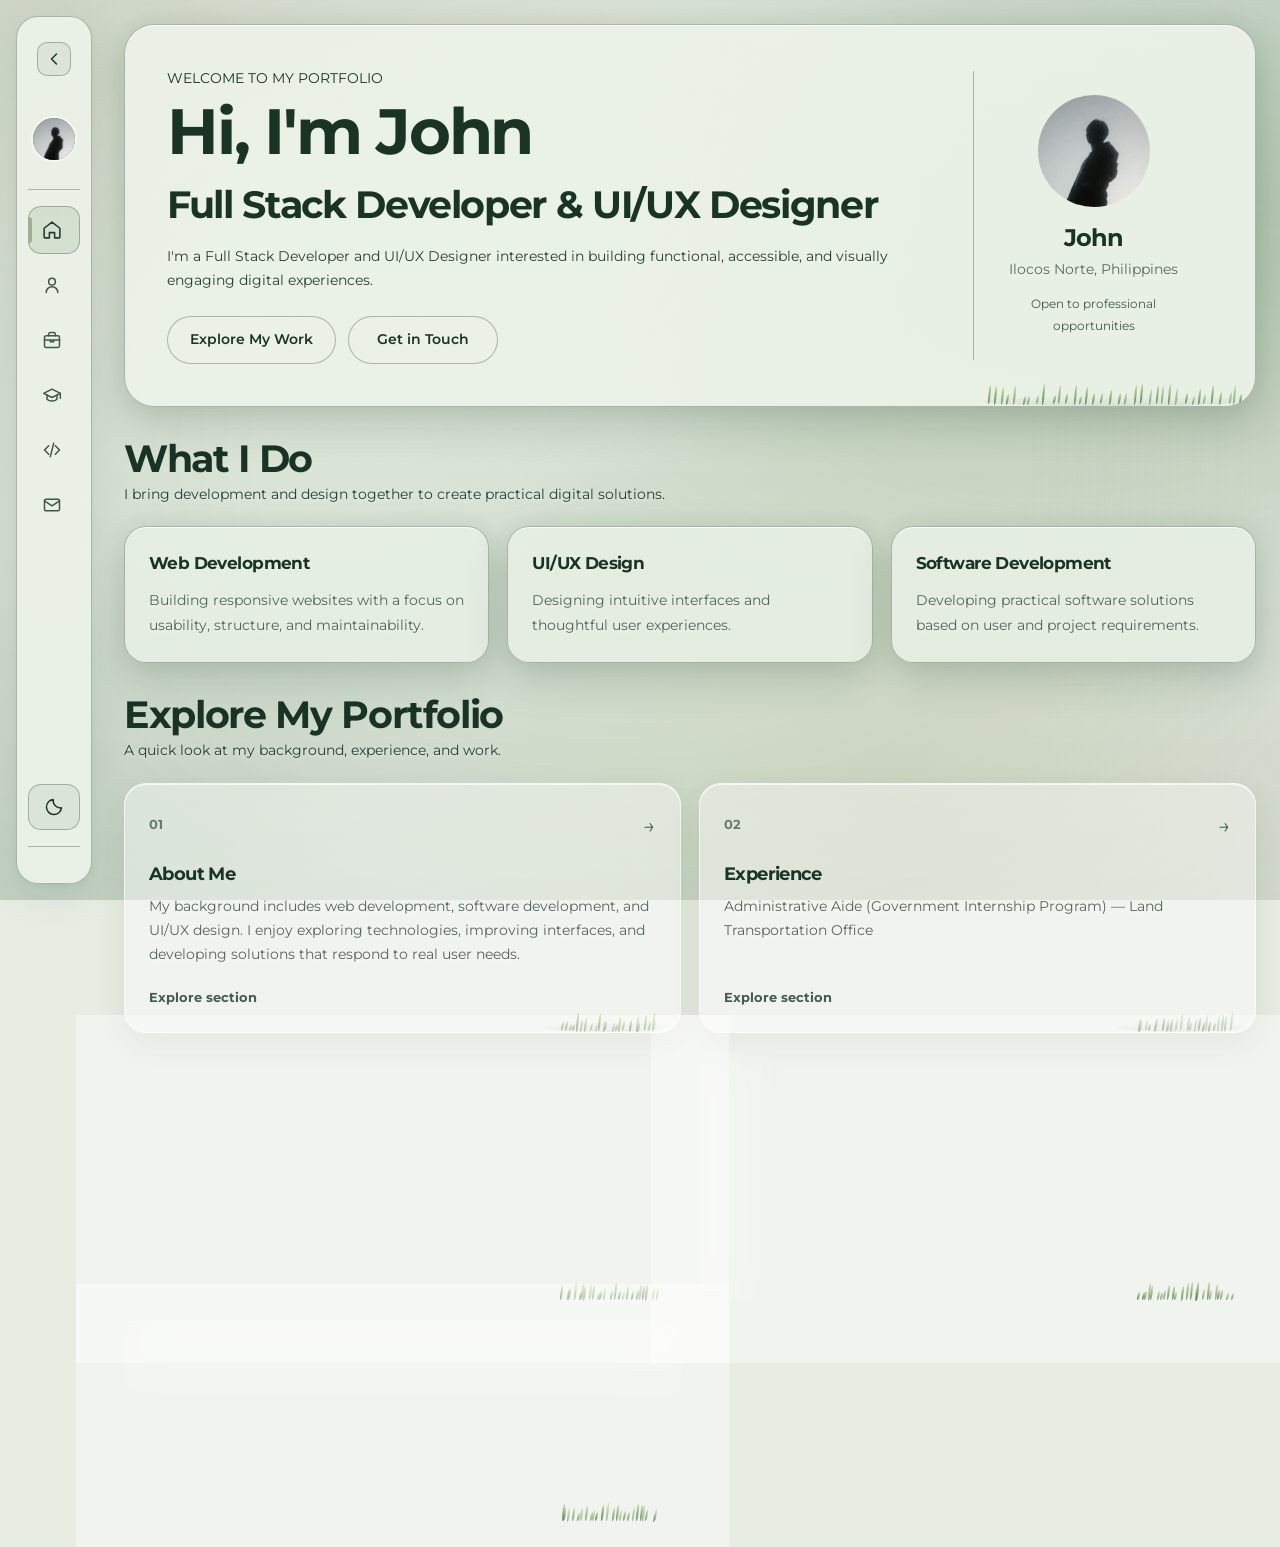
<file: index.html>
<!-- =====================================================
     INDEX.HTML
     GRC_PORTFOLIO — HOME
     ===================================================== -->

<!DOCTYPE html>
<html lang="en">

<head>
    <meta charset="UTF-8">
    <meta name="viewport" content="width=device-width, initial-scale=1.0">

    <meta name="description" content="grc_arc - Personal Developer Portfolio">

    <meta name="theme-color" content="#101A15">

    <title>Home | grc_arc Portfolio</title>

    <link rel="stylesheet" href="css/style.css">
    <link rel="stylesheet" href="css/animations.css">
    <link rel="stylesheet" href="css/responsive.css">
    <link rel="stylesheet" href="css/sidebar.css">
    <link rel="stylesheet" href="css/botanical.css">


    <script src="js/data.js" defer></script>
    <script src="js/theme.js" defer></script>
    <script src="js/navigation.js" defer></script>
    <script src="js/script.js" defer></script>
</head>

<body>

    <div id="app">
        <main id="page-content" class="page-wrapper">

            <!-- Home page content will be implemented later -->

        </main>
    </div>

</body>
</html>
</file>
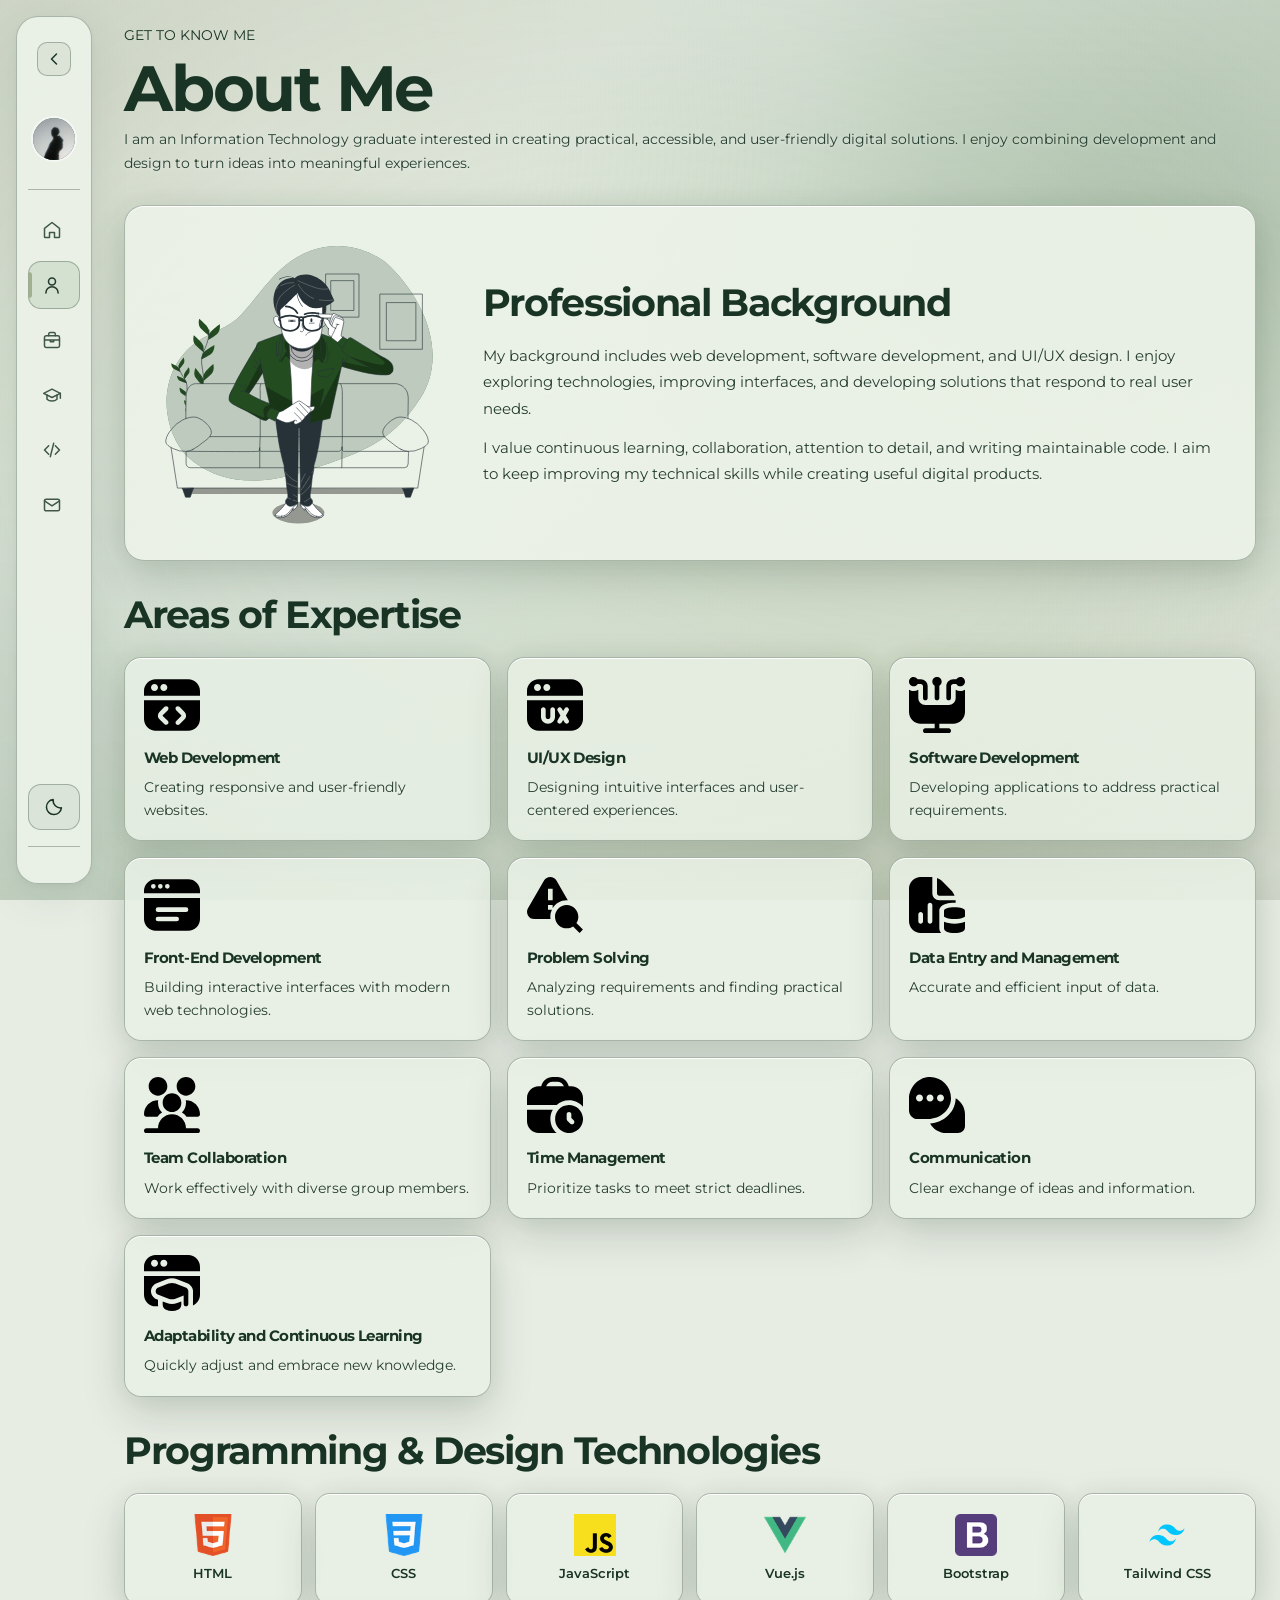
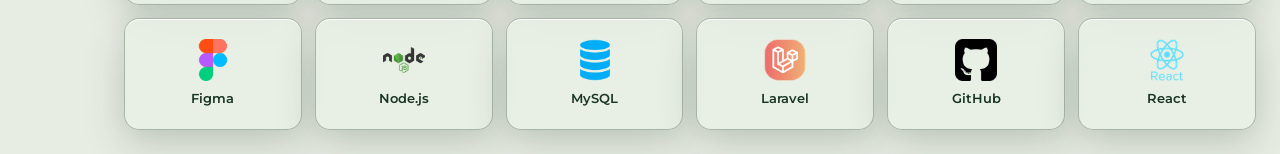
<file: about.html>
<!-- =====================================================
     ABOUT.HTML
     GRC_PORTFOLIO — ABOUT ME
     ===================================================== -->

<!DOCTYPE html>
<html lang="en">

<head>
    <meta charset="UTF-8">
    <meta name="viewport" content="width=device-width, initial-scale=1.0">
    <meta name="description" content="Learn more about grc_arc, a developer and UI/UX designer.">
    <meta name="theme-color" content="#101A15">

    <title>About Me | grc_arc Portfolio</title>

    <link rel="stylesheet" href="css/style.css">
    <link rel="stylesheet" href="css/animations.css">
    <link rel="stylesheet" href="css/responsive.css">
    <link rel="stylesheet" href="css/sidebar.css">
    <link rel="stylesheet" href="css/botanical.css">

    <script src="js/data.js" defer></script>
    <script src="js/theme.js" defer></script>
    <script src="js/navigation.js" defer></script>
    <script src="js/script.js" defer></script>
</head>

<body class="ambient-droplets">

    <div id="app">
        <main id="page-content" class="page-wrapper">

            <!-- About page content will be implemented later -->

        </main>
    </div>

</body>
</html>
</file>
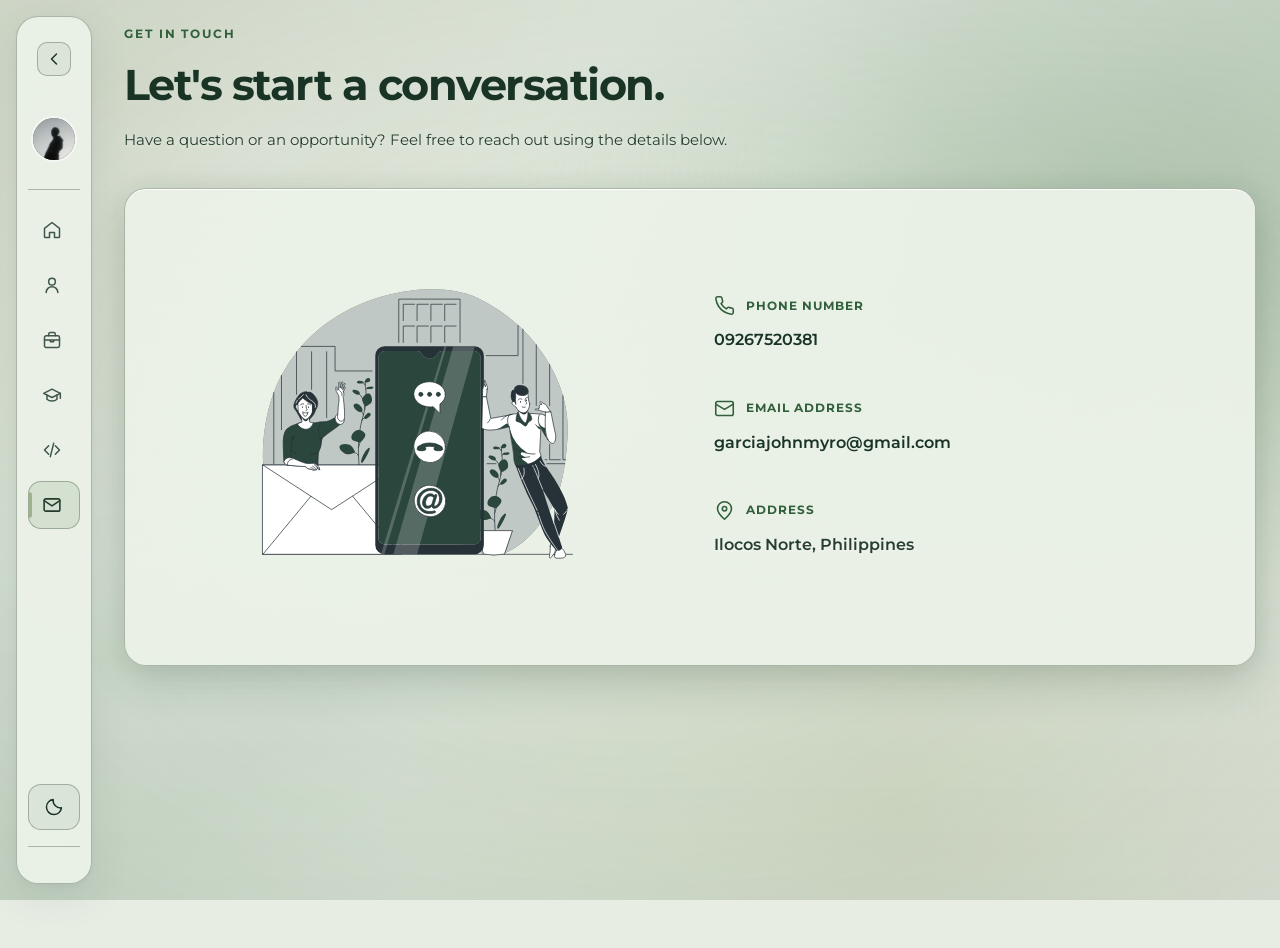
<file: contact.html>
<!-- =====================================================
     CONTACT.HTML
     GRC_PORTFOLIO — CONTACT
     ===================================================== -->

<!DOCTYPE html>
<html lang="en">

<head>
    <meta charset="UTF-8">
    <meta name="viewport" content="width=device-width, initial-scale=1.0">
    <meta name="description" content="Contact grc_arc for professional inquiries and opportunities.">
    <meta name="theme-color" content="#101A15">

    <title>Contact | grc_arc Portfolio</title>

    <link rel="stylesheet" href="css/style.css">
    <link rel="stylesheet" href="css/animations.css">
    <link rel="stylesheet" href="css/responsive.css">
    <link rel="stylesheet" href="css/sidebar.css">
    <link rel="stylesheet" href="css/botanical.css">

    <script src="js/data.js" defer></script>
    <script src="js/theme.js" defer></script>
    <script src="js/navigation.js" defer></script>
    <script src="js/script.js" defer></script>
</head>

<body class="ambient-droplets">

    <div id="app">
        <main id="page-content" class="page-wrapper">

            <!-- Contact content will be implemented later -->

        </main>
    </div>

</body>
</html>
</file>
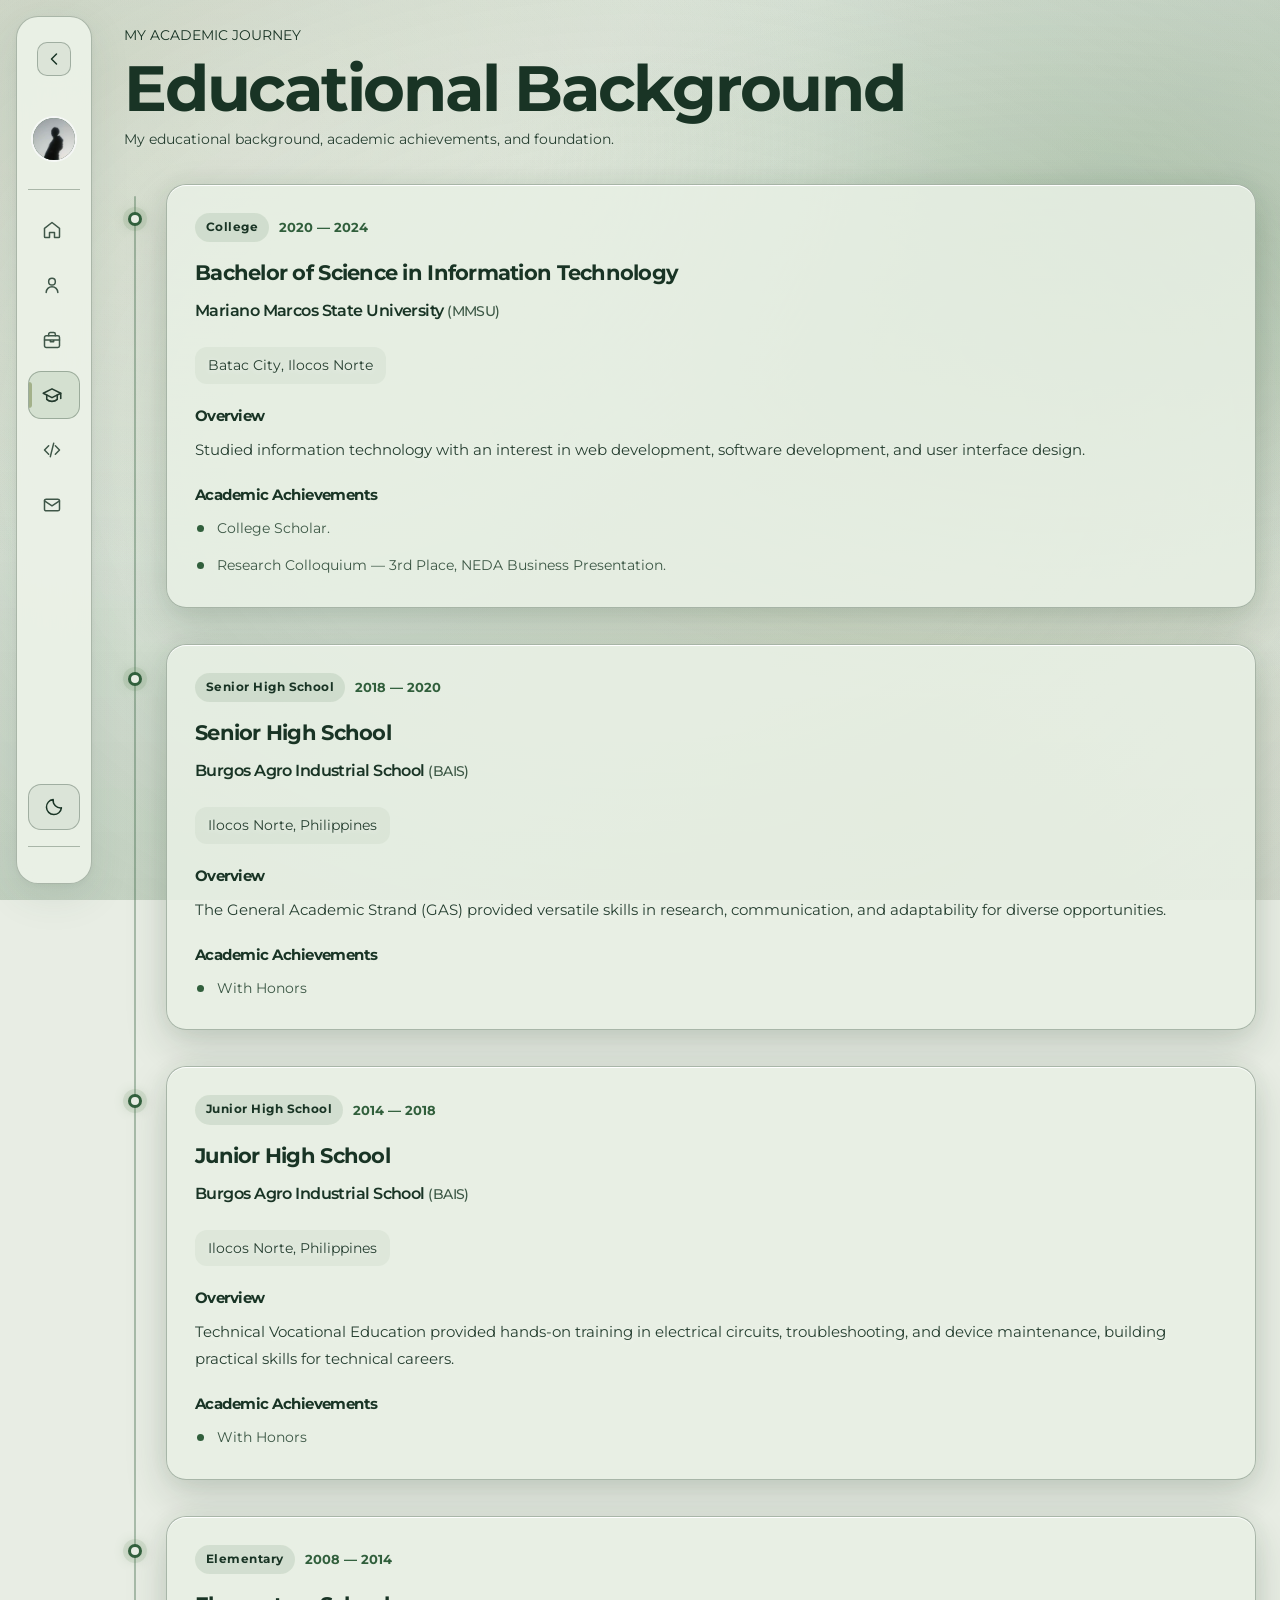
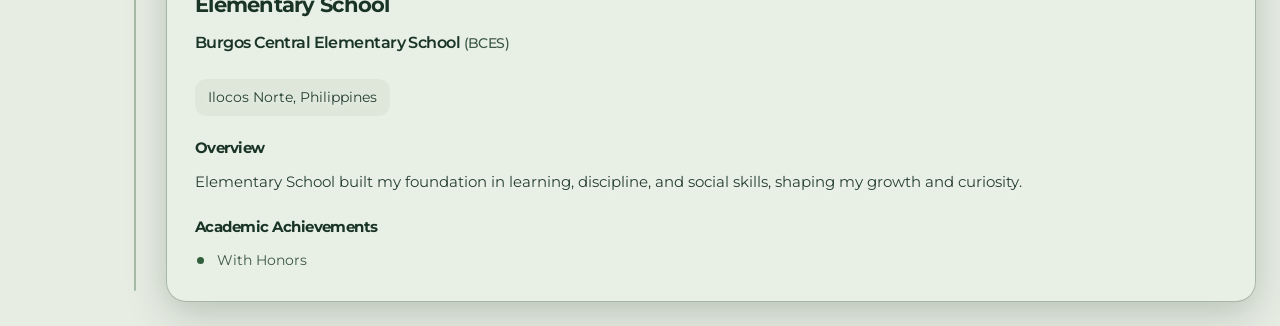
<file: education.html>
<!-- =====================================================
     EDUCATION.HTML
     GRC_PORTFOLIO — EDUCATION
     ===================================================== -->

<!DOCTYPE html>
<html lang="en">

<head>
    <meta charset="UTF-8">
    <meta name="viewport" content="width=device-width, initial-scale=1.0">
    <meta name="description" content="Explore the educational background of grc_arc.">
    <meta name="theme-color" content="#101A15">

    <title>Education | grc_arc Portfolio</title>

    <link rel="stylesheet" href="css/style.css">
    <link rel="stylesheet" href="css/animations.css">
    <link rel="stylesheet" href="css/responsive.css">
    <link rel="stylesheet" href="css/sidebar.css">
    <link rel="stylesheet" href="css/botanical.css">

    <script src="js/data.js" defer></script>
    <script src="js/theme.js" defer></script>
    <script src="js/navigation.js" defer></script>
    <script src="js/script.js" defer></script>
</head>

<body class="ambient-droplets">

    <div id="app">
        <main id="page-content" class="page-wrapper">

            <!-- Education content will be implemented later -->

        </main>
    </div>

</body>
</html>
</file>
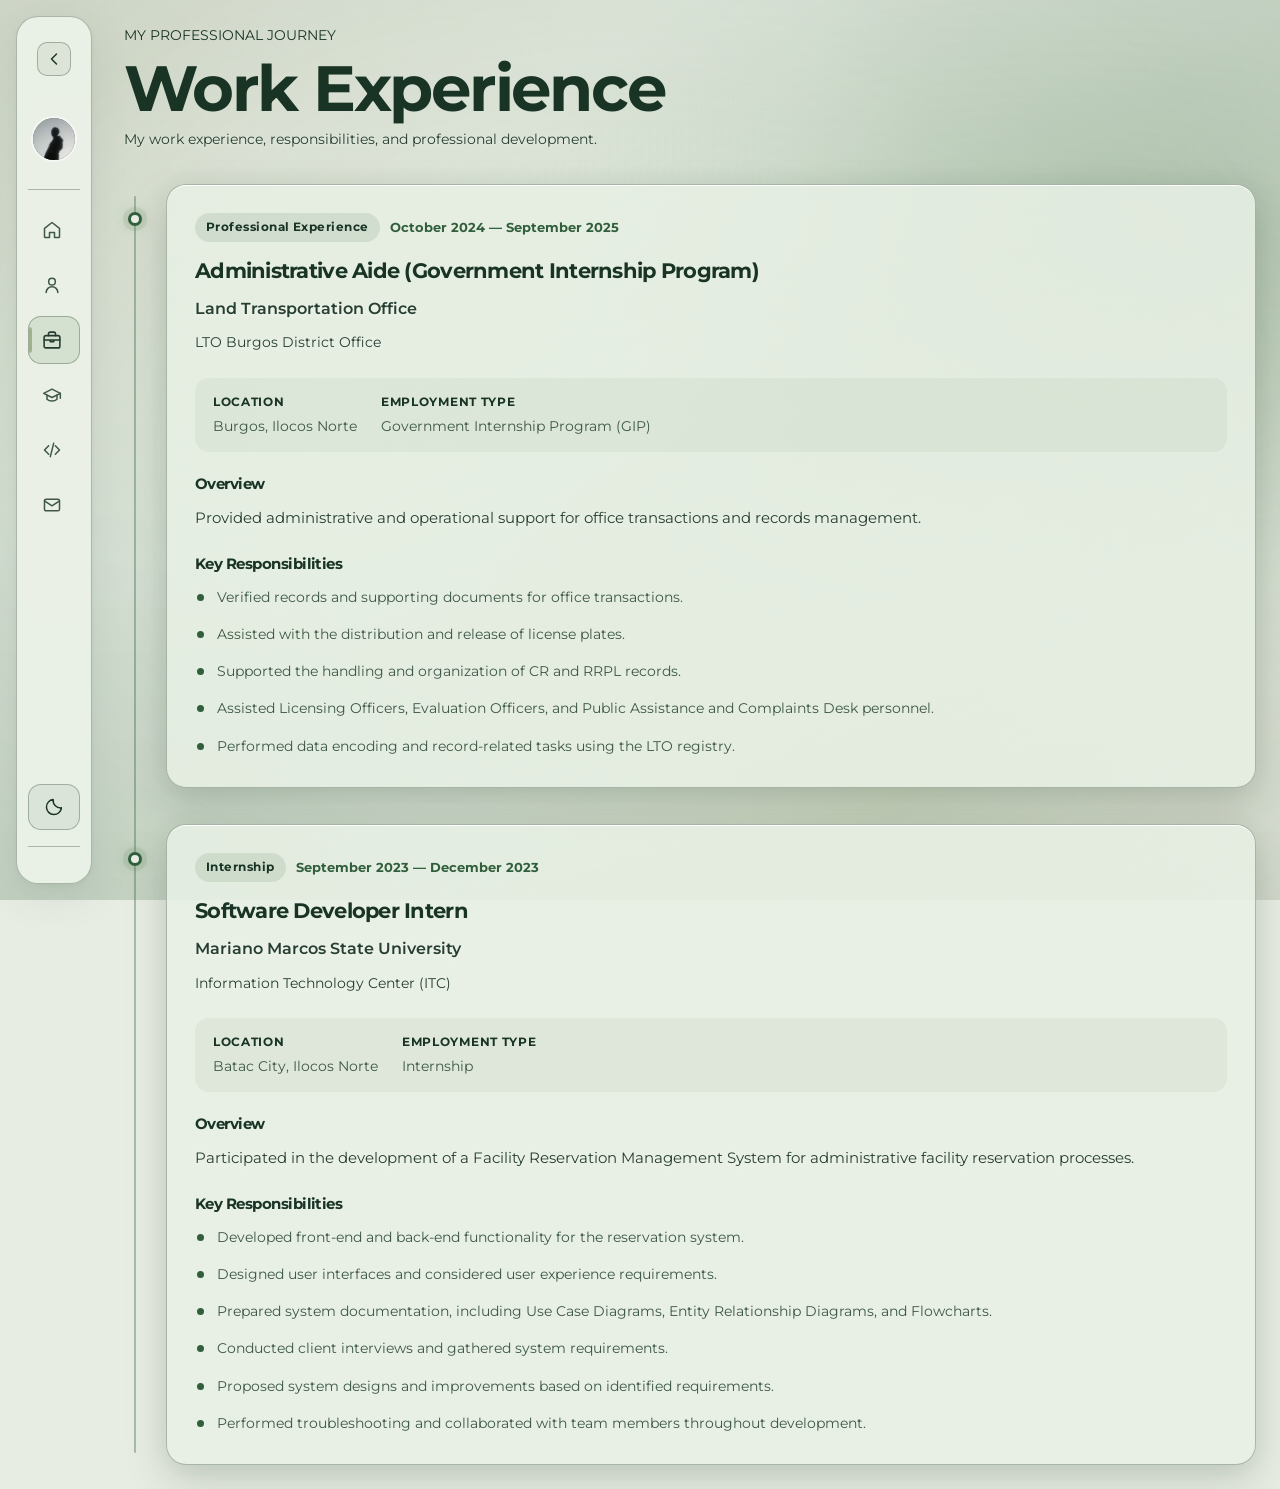
<file: experience.html>
<!-- =====================================================
     EXPERIENCE.HTML
     GRC_PORTFOLIO — WORK EXPERIENCE
     ===================================================== -->

<!DOCTYPE html>
<html lang="en">

<head>
    <meta charset="UTF-8">
    <meta name="viewport" content="width=device-width, initial-scale=1.0">
    <meta name="description" content="Explore the professional work experience of grc_arc.">
    <meta name="theme-color" content="#101A15">

    <title>Work Experience | grc_arc Portfolio</title>

    <link rel="stylesheet" href="css/style.css">
    <link rel="stylesheet" href="css/animations.css">
    <link rel="stylesheet" href="css/responsive.css">
    <link rel="stylesheet" href="css/sidebar.css">
    <link rel="stylesheet" href="css/botanical.css">

    <script src="js/data.js" defer></script>
    <script src="js/theme.js" defer></script>
    <script src="js/navigation.js" defer></script>
    <script src="js/script.js" defer></script>
</head>

<body class="ambient-droplets">

    <div id="app">
        <main id="page-content" class="page-wrapper">

            <!-- Work experience content will be implemented later -->

        </main>
    </div>

</body>
</html>
</file>
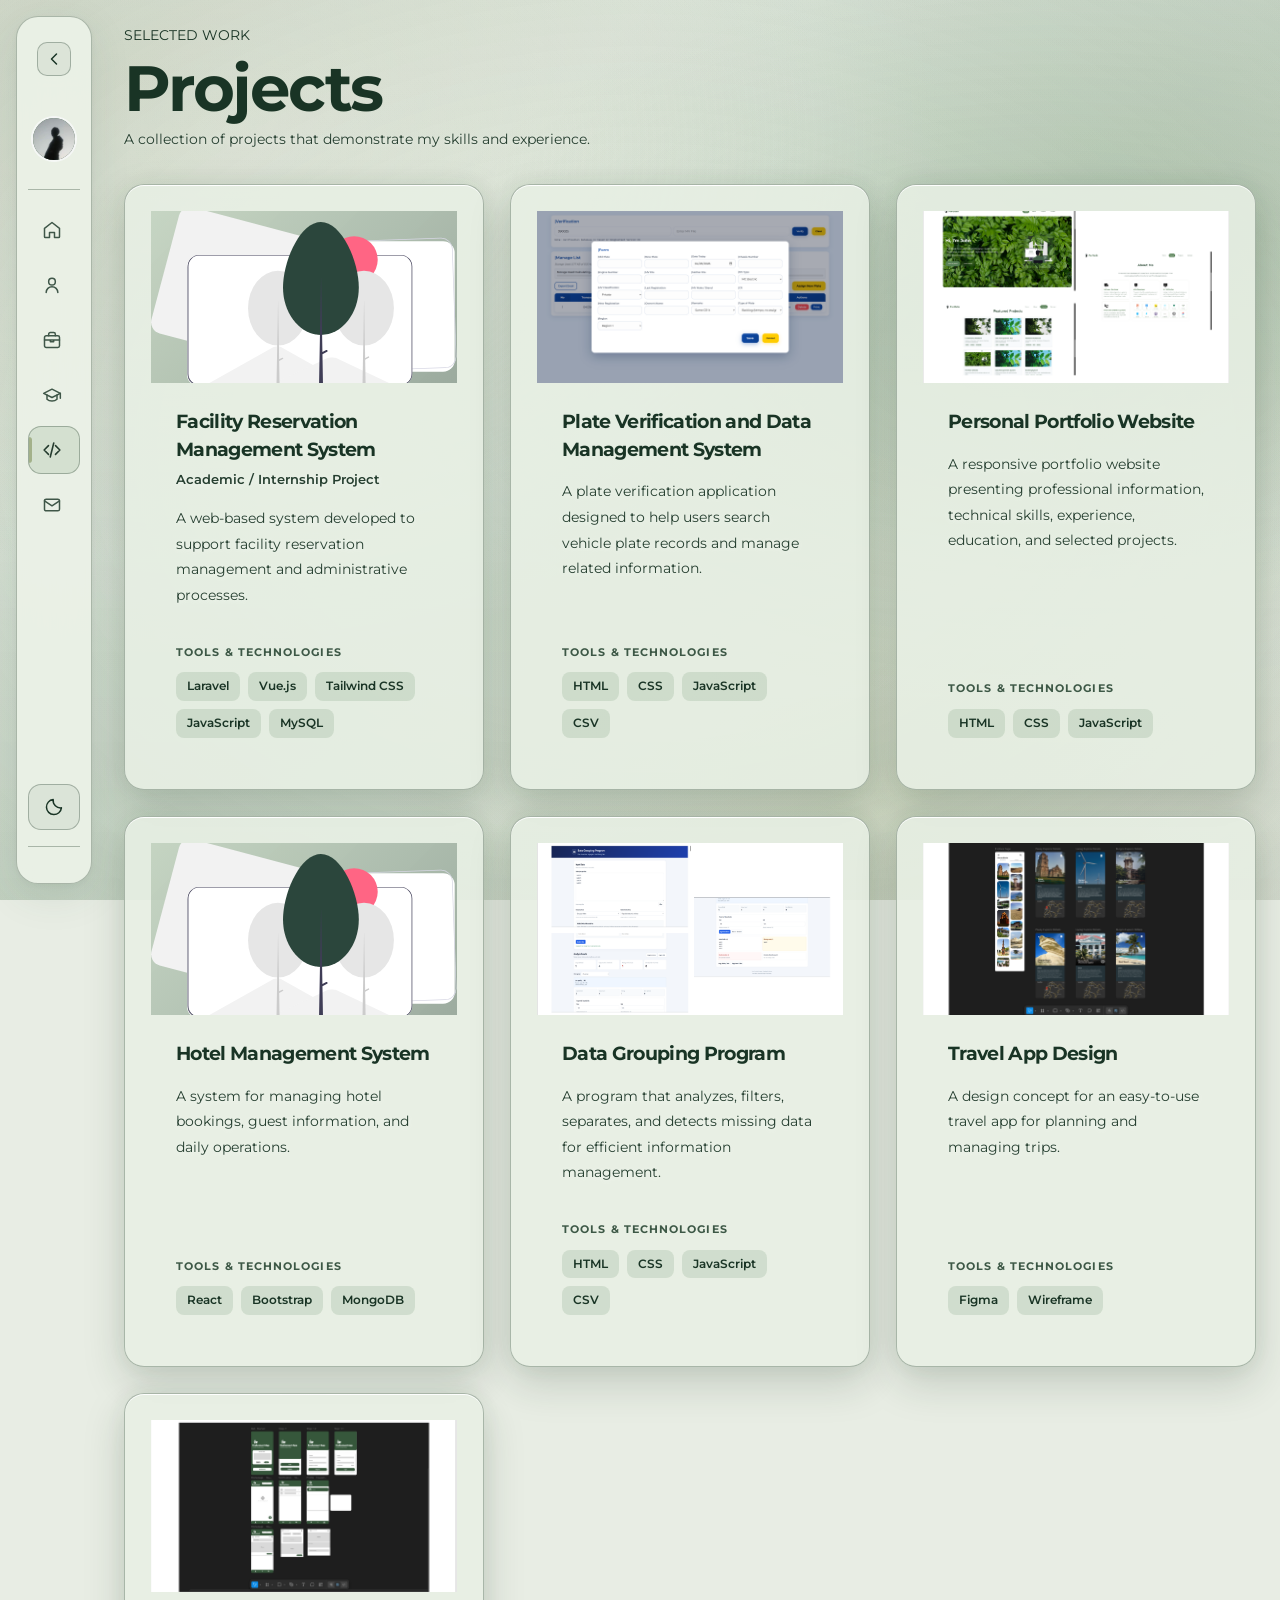
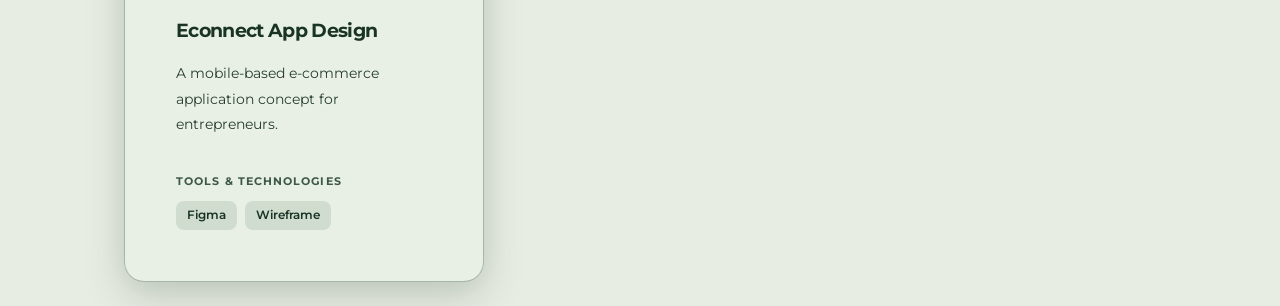
<file: projects.html>
<!-- =====================================================
     PROJECTS.HTML
     GRC_PORTFOLIO — PROJECTS
     ===================================================== -->

<!DOCTYPE html>
<html lang="en">

<head>
    <meta charset="UTF-8">
    <meta name="viewport" content="width=device-width, initial-scale=1.0">
    <meta name="description" content="Explore web development, software development, and UI/UX projects by grc_arc.">
    <meta name="theme-color" content="#101A15">

    <title>Projects | grc_arc Portfolio</title>

    <link rel="stylesheet" href="css/style.css">
    <link rel="stylesheet" href="css/animations.css">
    <link rel="stylesheet" href="css/responsive.css">
    <link rel="stylesheet" href="css/sidebar.css">
    <link rel="stylesheet" href="css/botanical.css">

    <script src="js/data.js" defer></script>
    <script src="js/theme.js" defer></script>
    <script src="js/navigation.js" defer></script>
    <script src="js/script.js" defer></script>
</head>

<body class="ambient-droplets">

    <div id="app">
        <main id="page-content" class="page-wrapper">

            <!-- Projects content will be implemented later -->

        </main>
    </div>

</body>
</html>
</file>
<file: css/style.css>
/* =========================================================
   GRC_PORTFOLIO
   PHASE 02 — GLOBAL DESIGN SYSTEM
   Theme: Forest Liquid Glass
   ========================================================= */


/* =========================================================
   01. GOOGLE FONT
   ========================================================= */

@import url('https://fonts.googleapis.com/css2?family=Montserrat:wght@400;500;600;700;800&display=swap');



/* =========================================================
   02. ROOT VARIABLES — DARK FOREST THEME
   ========================================================= */

:root {

    /* Forest color palette */

    --forest-950: #101A15;
    --forest-900: #17251D;
    --forest-800: #243B2E;
    --forest-700: #344E41;
    --forest-600: #3A5A40;
    --forest-500: #588157;

    --sage-400: #A3B18A;
    --sage-300: #C3CDAF;
    --cream: #DAD7CD;

    /* Theme */

    color-scheme: dark;

    --bg-primary: #101A15;
    --bg-secondary: #17251D;
    --bg-tertiary: #243B2E;

    --text-primary: #F0F2E9;
    --text-secondary: #B9C4B2;
    --text-muted: #89998A;

    --accent-primary: #83A982;
    --accent-secondary: #A3B18A;
    --accent-strong: #588157;
    /* Logo colors — Dark mode */
    --logo-color: #243B2E;
    --logo-bg: #F0F2E9;

    /* Forest atmosphere */

    --background-gradient:
        radial-gradient(
            ellipse at 12% 8%,
            rgba(88, 129, 87, 0.30),
            transparent 42%
        ),
        radial-gradient(
            ellipse at 90% 24%,
            rgba(36, 80, 58, 0.30),
            transparent 38%
        ),
        radial-gradient(
            ellipse at 68% 90%,
            rgba(163, 177, 138, 0.13),
            transparent 40%
        ),
        linear-gradient(
            145deg,
            #0C1711 0%,
            #17291F 48%,
            #101A15 100%
        );

    /* Atmospheric depth layers */

    --atmosphere-glow:
        radial-gradient(
            ellipse at 18% 15%,
            rgba(112, 157, 104, 0.15),
            transparent 48%
        ),
        radial-gradient(
            ellipse at 82% 38%,
            rgba(48, 94, 67, 0.17),
            transparent 46%
        );

    --atmosphere-haze:
        linear-gradient(
            180deg,
            rgba(163, 177, 138, 0.025) 0%,
            transparent 35%,
            rgba(5, 15, 10, 0.12) 100%
        );

    --atmosphere-vignette:
        radial-gradient(
            ellipse at center,
            transparent 35%,
            rgba(4, 12, 8, 0.32) 100%
        );

    /* Glass surfaces */

    --glass-bg: rgba(36, 59, 46, 0.38);
    --glass-bg-strong: rgba(36, 59, 46, 0.58);

    --glass-border: rgba(195, 205, 175, 0.17);
    --glass-highlight: rgba(255, 255, 255, 0.16);

    --glass-blur: 22px;

    --glass-shadow:
        0 14px 45px rgba(0, 0, 0, 0.24),
        inset 0 1px 0 rgba(255, 255, 255, 0.09),
        0 0 30px rgba(88, 129, 87, 0.035);

    /* Decorative lighting */

    --glow-primary: rgba(88, 129, 87, 0.27);
    --glow-secondary: rgba(163, 177, 138, 0.17);

    /* Borders */

    --border-subtle: rgba(218, 215, 205, 0.10);
    --border-strong: rgba(163, 177, 138, 0.30);

    /* Shadows */

    --shadow-sm: 0 4px 12px rgba(0, 0, 0, 0.12);
    --shadow-md: 0 10px 30px rgba(0, 0, 0, 0.18);
    --shadow-lg: 0 20px 50px rgba(0, 0, 0, 0.24);

    /* Layout */

    --page-width: 1440px;
    --page-padding: clamp(18px, 4vw, 64px);
    --section-spacing: clamp(40px, 6vw, 80px);

    /* Sidebar dimensions */

    --sidebar-collapsed: 76px;
    --sidebar-expanded: 270px;

    /* Rounded corners */

    --radius-sm: 10px;
    --radius-md: 16px;
    --radius-lg: 22px;
    --radius-xl: 30px;
    --radius-pill: 999px;

    /* Typography */

    --font-primary: 'Montserrat', sans-serif;

    /* Transitions */

    --transition-fast: 180ms ease;
    --transition-normal: 300ms ease;
    --transition-smooth: 450ms cubic-bezier(0.22, 1, 0.36, 1);
}


/* =========================================================
   03. LIGHT THEME VARIABLES
   ========================================================= */

/* Explicit light theme */

:root[data-theme="light"] {

    color-scheme: light;

    --bg-primary: #E8EDE4;
    --bg-secondary: #DDE6D9;
    --bg-tertiary: #CFDCCB;

    /* Typography */

    --text-primary: #193425;
    --text-secondary: #3D5846;
    --text-muted: #526B58;

    /* Accents */

    --accent-primary: #315F3C;
    --accent-secondary: #527B4F;
    --accent-strong: #344E41;
    /* Logo colors — Light mode */
   --logo-color: #F0F2E9;
   --logo-bg: #243B2E;

    /* Forest atmosphere */

    --background-gradient:
        radial-gradient(
            ellipse at 10% 8%,
            rgba(163, 177, 138, 0.48),
            transparent 42%
        ),
        radial-gradient(
            ellipse at 90% 24%,
            rgba(88, 129, 87, 0.24),
            transparent 38%
        ),
        radial-gradient(
            ellipse at 70% 90%,
            rgba(195, 205, 175, 0.48),
            transparent 40%
        ),
        linear-gradient(
            145deg,
            #E5ECE2 0%,
            #D5E1D3 52%,
            #EDF0E7 100%
        );

    /* Atmospheric depth layers */

    --atmosphere-glow:
        radial-gradient(
            ellipse at 18% 15%,
            rgba(255, 255, 255, 0.38),
            transparent 48%
        ),
        radial-gradient(
            ellipse at 82% 38%,
            rgba(112, 145, 102, 0.12),
            transparent 46%
        );

    --atmosphere-haze:
        linear-gradient(
            180deg,
            rgba(255, 255, 255, 0.12) 0%,
            transparent 45%,
            rgba(69, 99, 72, 0.045) 100%
        );

    --atmosphere-vignette:
        radial-gradient(
            ellipse at center,
            transparent 42%,
            rgba(58, 83, 59, 0.09) 100%
        );

    /* Frosted sage glass */

    --glass-bg: rgba(232, 240, 228, 0.88);
    --glass-bg-strong: rgba(235, 242, 231, 0.94);

    --glass-border: rgba(35, 60, 43, 0.32);
    --glass-highlight: rgba(255, 255, 255, 0.95);

    --glass-blur: 30px;

    --glass-shadow:
        0 16px 42px rgba(25, 48, 33, 0.18),
        inset 0 1px 0 rgba(255, 255, 255, 0.90),
        0 0 24px rgba(88, 129, 87, 0.08);

    /* Decorative lighting */

    --glow-primary: rgba(88, 129, 87, 0.16);
    --glow-secondary: rgba(163, 177, 138, 0.22);

    /* Borders */

    --border-subtle: rgba(52, 78, 65, 0.10);
    --border-strong: rgba(88, 129, 87, 0.25);

    /* Shadows */

    --shadow-sm: 0 4px 12px rgba(52, 78, 65, 0.06);
    --shadow-md: 0 10px 30px rgba(52, 78, 65, 0.09);
    --shadow-lg: 0 20px 50px rgba(52, 78, 65, 0.12);


    /* Home preview card glass */

    --preview-glass-bg: rgba(255, 255, 255, 0.38);
    --preview-glass-border: rgba(255, 255, 255, 0.62);
    --preview-glass-shadow:
        0 12px 32px rgba(35, 60, 43, 0.10),
        inset 0 1px 0 rgba(255, 255, 255, 0.78);

    --preview-glass-hover: rgba(255, 255, 255, 0.55);

}


/* Follow device preference when no manual theme is selected */

@media (prefers-color-scheme: light) {

    :root:not([data-theme="dark"]):not([data-theme="light"]) {

        color-scheme: light;

        --bg-primary: #E8EDE4;
        --bg-secondary: #DDE6D9;
        --bg-tertiary: #CFDCCB;

        --text-primary: #193425;
        --text-secondary: #3D5846;
        --text-muted: #526B58;

        --accent-primary: #315F3C;
        --accent-secondary: #527B4F;
        --accent-strong: #344E41;

        --background-gradient:
            radial-gradient(
                ellipse at 10% 8%,
                rgba(163, 177, 138, 0.48),
                transparent 42%
            ),
            radial-gradient(
                ellipse at 90% 24%,
                rgba(88, 129, 87, 0.24),
                transparent 38%
            ),
            radial-gradient(
                ellipse at 70% 90%,
                rgba(195, 205, 175, 0.48),
                transparent 40%
            ),
            linear-gradient(
                145deg,
                #E5ECE2 0%,
                #D5E1D3 52%,
                #EDF0E7 100%
            );

        --glass-bg: rgba(232, 240, 228, 0.88);
        --glass-bg-strong: rgba(235, 242, 231, 0.94);

        --glass-border: rgba(35, 60, 43, 0.32);
        --glass-highlight: rgba(255, 255, 255, 0.95);

        --glass-blur: 30px;

        --glass-shadow:
            0 16px 42px rgba(25, 48, 33, 0.18),
            inset 0 1px 0 rgba(255, 255, 255, 0.90),
            0 0 24px rgba(88, 129, 87, 0.08);

        --glow-primary: rgba(88, 129, 87, 0.16);
        --glow-secondary: rgba(163, 177, 138, 0.22);

        --border-subtle: rgba(52, 78, 65, 0.10);
        --border-strong: rgba(88, 129, 87, 0.25);

        --shadow-sm: 0 4px 12px rgba(52, 78, 65, 0.06);
        --shadow-md: 0 10px 30px rgba(52, 78, 65, 0.09);
        --shadow-lg: 0 20px 50px rgba(52, 78, 65, 0.12);
    }
}



/* =========================================================
   04. RESET
   ========================================================= */

* {
    margin: 0;
    padding: 0;
    box-sizing: border-box;
}

html {
    scroll-behavior: smooth;
    scroll-padding-top: 30px;
}


body {
    position: relative;
    isolation: isolate;

    min-height: 100vh;

    font-family: var(--font-primary);
    font-size: 14px;
    line-height: 1.7;

    color: var(--text-primary);

    background-color: var(--bg-primary);
    background-image: var(--background-gradient);
    background-position: center top;
    background-size: cover;
    background-repeat: no-repeat;
    background-attachment: fixed;

    overflow-x: hidden;

    transition:
        background-color var(--transition-normal),
        color var(--transition-normal);
}


button,
input,
textarea,
select {
    font: inherit;
}

button,
a {
    -webkit-tap-highlight-color: transparent;
}

button {
    color: inherit;
}

a {
    color: inherit;
    text-decoration: none;
}

img,
svg {
    display: block;
    max-width: 100%;
}

img {
    height: auto;
}

ul,
ol {
    list-style: none;
}

button:focus-visible,
a:focus-visible,
input:focus-visible,
textarea:focus-visible,
select:focus-visible {
    outline: 3px solid var(--accent-primary);
    outline-offset: 4px;
}


/* =========================================================
   05. SELECTION AND SCROLLBAR
   ========================================================= */

::selection {
    color: #FFFFFF;
    background: var(--accent-strong);
}

::-webkit-scrollbar {
    width: 9px;
}

::-webkit-scrollbar-track {
    background: var(--bg-primary);
}

::-webkit-scrollbar-thumb {
    background: var(--forest-500);
    border: 2px solid var(--bg-primary);
    border-radius: var(--radius-pill);
}

::-webkit-scrollbar-thumb:hover {
    background: var(--sage-400);
}



/* =========================================================
   06. FOREST ENVIRONMENT FOUNDATION
   ========================================================= */

body {
    isolation: isolate;
}

/* Atmospheric lighting */

body::before {
    content: "";

    position: fixed;
    inset: 0;

    z-index: -1;

    pointer-events: none;

    background:
        var(--atmosphere-glow),
        var(--atmosphere-haze);

    opacity: 1;
}

/* Environmental depth and edge shading */

body::after {
    content: "";

    position: fixed;
    inset: 0;

    z-index: -1;

    pointer-events: none;

    background: var(--atmosphere-vignette);

    opacity: 1;
}

/* =========================================================
   07. TYPOGRAPHY
   ========================================================= */

h1,
h2,
h3,
h4,
h5,
h6 {
    color: var(--text-primary);
    font-weight: 700;
    line-height: 1.25;
    letter-spacing: -0.035em;
}

h1 {
    font-size: clamp(2.2rem, 5vw, 4.5rem);
}

h2 {
    font-size: clamp(1.7rem, 3vw, 2.7rem);
}

h3 {
    font-size: clamp(1.15rem, 2vw, 1.5rem);
}

h4 {
    font-size: 1.05rem;
}

p {
    color: var(--text-secondary);
}

.text-primary {
    color: var(--text-primary);
}

.text-secondary {
    color: var(--text-secondary);
}

.text-muted {
    color: var(--text-muted);
}

.text-accent {
    color: var(--accent-primary);
}

.text-gradient {
    color: var(--accent-primary);

    background: linear-gradient(
        120deg,
        var(--accent-primary),
        var(--accent-secondary),
        var(--sage-400)
    );

    -webkit-background-clip: text;
    background-clip: text;
    -webkit-text-fill-color: transparent;
}

.eyebrow {
    display: inline-flex;
    align-items: center;
    gap: 8px;

    color: var(--accent-primary);

    font-size: 0.75rem;
    font-weight: 800;
    letter-spacing: 0.14em;
    text-transform: uppercase;
}


/* =========================================================
   08. LAYOUT UTILITIES
   ========================================================= */

.container {
    width: min(100% - (var(--page-padding) * 2), var(--page-width));
    margin-inline: auto;
}

.page-content {
    width: 100%;
    max-width: var(--page-width);
    margin-inline: auto;
    padding: var(--page-padding);
}

.section {
    margin-bottom: var(--section-spacing);
}

.section-header {
    display: flex;
    align-items: center;
    justify-content: space-between;
    gap: 20px;
    margin-bottom: 28px;
}

.section-title {
    margin-top: 8px;
}

.section-description {
    max-width: 620px;
    margin-top: 12px;
}

.flex {
    display: flex;
}

.flex-center {
    display: flex;
    align-items: center;
    justify-content: center;
}

.flex-between {
    display: flex;
    align-items: center;
    justify-content: space-between;
}

.grid {
    display: grid;
    gap: 22px;
}

.grid-2 {
    grid-template-columns: repeat(2, minmax(0, 1fr));
}

.grid-3 {
    grid-template-columns: repeat(3, minmax(0, 1fr));
}

.grid-4 {
    grid-template-columns: repeat(4, minmax(0, 1fr));
}


/* =========================================================
   LIGHT THEME — TEXT READABILITY
   ========================================================= */

:root[data-theme="light"] .section-description,
:root[data-theme="light"] p {
    color: #263F30;
    text-shadow: 0 1px 5px rgba(255, 255, 255, 0.55);
}

:root[data-theme="light"] .eyebrow {
    color: #244F32;
    text-shadow: 0 1px 4px rgba(255, 255, 255, 0.55);
}

@media (prefers-color-scheme: light) {
    :root:not([data-theme="dark"]):not([data-theme="light"])
    .section-description,
    :root:not([data-theme="dark"]):not([data-theme="light"]) p {
        color: #263F30;
        text-shadow: 0 1px 5px rgba(255, 255, 255, 0.55);
    }

    :root:not([data-theme="dark"]):not([data-theme="light"])
    .eyebrow {
        color: #244F32;
        text-shadow: 0 1px 4px rgba(255, 255, 255, 0.55);
    }
}


/* =========================================================
   09. GLASSMORPHISM COMPONENTS
   ========================================================= */

.glass-card,
.glass-panel {
    position: relative;

    background: var(--glass-bg);

    border: 1px solid var(--glass-border);

    box-shadow: var(--glass-shadow);

    backdrop-filter: blur(var(--glass-blur));
    -webkit-backdrop-filter: blur(var(--glass-blur));

    overflow: hidden;

    transition:
        background var(--transition-normal),
        border-color var(--transition-normal),
        box-shadow var(--transition-normal),
        transform var(--transition-normal);
}

/* General glass card */

.glass-card {
    padding: 26px;
    border-radius: var(--radius-lg);
}

/* Larger glass panel */

.glass-panel {
    padding: 32px;
    border-radius: var(--radius-xl);
    background: var(--glass-bg-strong);
}

/* Glass highlight */

.glass-card::before,
.glass-panel::before {
    content: "";

    position: absolute;
    top: 0;
    left: 0;
    right: 0;

    height: 1px;

    background: linear-gradient(
        90deg,
        transparent,
        var(--glass-highlight),
        transparent
    );

    pointer-events: none;
}

/* Interactive card */

.glass-card.is-interactive {
    cursor: pointer;
}

.glass-card.is-interactive:hover {
    transform: translateY(-5px);

    border-color: var(--border-strong);

    box-shadow:
        var(--shadow-md),
        0 0 30px var(--glow-primary);
}

/* Glass button */

.glass-button {
    display: inline-flex;
    align-items: center;
    justify-content: center;
    gap: 10px;

    min-height: 44px;
    padding: 11px 22px;

    color: var(--text-primary);

    background: var(--glass-bg-strong);

    border: 1px solid var(--glass-border);
    border-radius: var(--radius-pill);

    backdrop-filter: blur(var(--glass-blur));
    -webkit-backdrop-filter: blur(var(--glass-blur));

    font-size: 0.85rem;
    font-weight: 600;

    cursor: pointer;

    transition:
        background var(--transition-normal),
        border-color var(--transition-normal),
        box-shadow var(--transition-normal),
        transform var(--transition-normal);
}

.glass-button:hover {
    transform: translateY(-2px);

    border-color: var(--border-strong);

    box-shadow: 0 5px 22px var(--glow-primary);
}

/* Primary button */

.button-primary {
    color: #FFFFFF;

    background: linear-gradient(
        135deg,
        #588157,
        #3A5A40
    );

    border: 1px solid rgba(163, 177, 138, 0.25);
}

.button-primary:hover {
    background: linear-gradient(
        135deg,
        #6C956B,
        #466A4C
    );
}

/* Secondary button */

.button-secondary {
    background: var(--glass-bg);
    border: 1px solid var(--border-strong);
}


/* =========================================================
   10. BADGES AND TAGS
   ========================================================= */

.badge {
    display: inline-flex;
    align-items: center;
    gap: 6px;

    padding: 6px 12px;

    color: var(--accent-primary);

    background: var(--glow-primary);

    border: 1px solid var(--border-subtle);
    border-radius: var(--radius-pill);

    font-size: 0.72rem;
    font-weight: 600;
    letter-spacing: 0.02em;
}

.tag {
    display: inline-flex;
    align-items: center;

    padding: 5px 11px;

    color: var(--text-secondary);

    background: var(--glass-bg);

    border: 1px solid var(--border-subtle);
    border-radius: var(--radius-sm);

    font-size: 0.7rem;
    font-weight: 500;
}


/* =========================================================
   11. FORM ELEMENTS
   ========================================================= */

.input,
.textarea,
.select {
    width: 100%;
    padding: 13px 16px;

    color: var(--text-primary);

    background: var(--glass-bg);

    border: 1px solid var(--glass-border);
    border-radius: var(--radius-md);

    outline: none;

    transition:
        border-color var(--transition-fast),
        box-shadow var(--transition-fast);
}

.input::placeholder,
.textarea::placeholder {
    color: var(--text-muted);
}

.input:focus,
.textarea:focus,
.select:focus {
    border-color: var(--accent-primary);

    box-shadow: 0 0 0 3px var(--glow-primary);
}


/* =========================================================
   12. DIVIDERS
   ========================================================= */

.divider {
    width: 100%;
    height: 1px;

    background: linear-gradient(
        90deg,
        transparent,
        var(--glass-border),
        transparent
    );
}


/* =========================================================
   13. IMAGE CONTAINERS
   ========================================================= */

.image-frame {
    position: relative;

    overflow: hidden;

    border: 1px solid var(--glass-border);
    border-radius: var(--radius-lg);

    background: var(--glass-bg);
}

.image-frame img {
    width: 100%;
    height: 100%;
    object-fit: cover;
}

.image-rounded {
    border-radius: var(--radius-lg);
}

.profile-image {
    width: 100px;
    aspect-ratio: 1;

    object-fit: cover;

    border-radius: 50%;

    border: 2px solid var(--border-strong);

    box-shadow: 0 0 25px var(--glow-primary);
}


/* =========================================================
   14. LINKS AND INTERACTIONS
   ========================================================= */

.link {
    color: var(--accent-primary);

    transition: color var(--transition-fast);
}

.link:hover {
    color: var(--accent-secondary);
}

.interactive {
    transition: var(--transition-normal);
}

.interactive:hover {
    transform: translateY(-3px);
}


/* =========================================================
   15. PAGE TRANSITION FOUNDATION
   ========================================================= */

.page-wrapper {
    width: 100%;
    min-height: 100vh;
}

/* Page entrance effect will be enabled in a later phase. */


/* =========================================================
   16. RESPONSIVE FOUNDATION — TABLETS
   ========================================================= */

@media (max-width: 1024px) {

    :root {
        --page-padding: 28px;
    }

    .grid-4 {
        grid-template-columns: repeat(2, minmax(0, 1fr));
    }

    .grid-3 {
        grid-template-columns: repeat(2, minmax(0, 1fr));
    }

    .glass-panel {
        padding: 26px;
    }

}


/* =========================================================
   17. RESPONSIVE FOUNDATION — MOBILE
   ========================================================= */

@media (max-width: 768px) {

    :root {
        --page-padding: 20px;
        --section-spacing: 48px;
    }

    body {
        font-size: 13px;
    }

    .grid-2,
    .grid-3,
    .grid-4 {
        grid-template-columns: 1fr;
    }

    .section-header {
        align-items: flex-start;
        flex-direction: column;
    }

    .glass-card {
        padding: 21px;
        border-radius: var(--radius-md);
    }

    .glass-panel {
        padding: 23px;
        border-radius: var(--radius-lg);
    }


    .profile-image {
        width: 82px;
    }

}


/* =========================================================
   18. SMALL MOBILE DEVICES
   ========================================================= */

@media (max-width: 480px) {

    :root {
        --page-padding: 16px;
    }

    h1 {
        font-size: clamp(2rem, 10vw, 2.8rem);
    }

    h2 {
        font-size: 1.65rem;
    }

    .glass-button {
        min-height: 46px;
        padding-inline: 17px;
    }

    .glass-card {
        padding: 18px;
    }

}


/* =========================================================
   19. REDUCED MOTION ACCESSIBILITY
   ========================================================= */

@media (prefers-reduced-motion: reduce) {

    *,
    *::before,
    *::after {
        scroll-behavior: auto !important;
        animation-duration: 0.01ms !important;
        animation-iteration-count: 1 !important;
        transition-duration: 0.01ms !important;
    }

}


/* =========================================================
   20. PRINT STYLES
   ========================================================= */

@media print {

    body {
        color: #000000;
        background: #FFFFFF;
    }

    .glass-card,
    .glass-panel {
        color: #000000;
        background: #FFFFFF;
        box-shadow: none;
        backdrop-filter: none;
    }

    body::before,
    body::after {
        display: none;
    }

}



/* =========================================================
   21. FOREST LIQUID GLASS — SURFACE REFINEMENT
   ========================================================= */


/* =========================================================
   DISABLE OLD DROPLET BACKGROUND
   ========================================================= */




/* =========================================================
   GLASS SURFACE REFINEMENT
   ========================================================= */

.glass-card,
.glass-panel {

    background: var(--glass-bg);

    border-color: var(--glass-border);

    box-shadow: var(--glass-shadow);

    backdrop-filter: blur(var(--glass-blur));
    -webkit-backdrop-filter: blur(var(--glass-blur));
}

.glass-panel {
    background: var(--glass-bg-strong);
}

.glass-card::before,
.glass-panel::before {
    background: linear-gradient(
        90deg,
        transparent,
        var(--glass-highlight),
        transparent
    );
}



/* =====================================================
   HOME DASHBOARD — PAGE PREVIEW LAYOUT
===================================================== */

.home-dashboard {
    display: flex;
    flex-direction: column;
    gap: 28px;
}

/* HERO */

.home-dashboard-hero {
    display: grid;
    grid-template-columns: minmax(0, 1fr) 240px;
    align-items: center;
    gap: 36px;
    padding: clamp(24px, 4vw, 42px);
}

.home-dashboard-intro {
    min-width: 0;
}

.home-dashboard-intro .home-title {
    margin-bottom: 10px;
}

.home-dashboard-intro .home-subtitle {
    margin-bottom: 16px;
}

/* HOME HERO ACTION BUTTONS */

.home-actions {
    display: flex;
    align-items: center;
    flex-wrap: wrap;
    gap: 12px;
    margin-top: 24px;
}

.home-actions .glass-button {
    min-width: 150px;
    text-align: center;
}

.home-dashboard-profile {
    display: flex;
    flex-direction: column;
    align-items: center;
    text-align: center;
    padding: 24px 16px;
    border-left: 1px solid var(--glass-border);
}

.home-dashboard-profile h3 {
    margin: 16px 0 5px;
}

.home-dashboard-profile p {
    margin: 0 0 12px;
    opacity: 0.75;
}

.home-dashboard-availability {
    font-size: 0.78rem;
    opacity: 0.8;
}

.home-dashboard-profile .home-avatar {
    width: 112px;
    height: 112px;
}

.home-dashboard-profile .home-avatar img {
    display: block;
    width: 100%;
    height: 100%;
    object-fit: cover;
    border-radius: 50%;
}

/* STATISTICS */

.home-dashboard-statistics {
    display: grid;
    grid-template-columns: repeat(3, minmax(0, 1fr));
    gap: 18px;
}

.home-dashboard-stat {
    display: flex;
    flex-direction: column;
    gap: 8px;
    padding: 22px;
}

.home-dashboard-stat-value {
    font-size: 1.8rem;
    font-weight: 800;
}

.home-dashboard-stat-label {
    font-size: 0.85rem;
    opacity: 0.75;
}

/* PAGE PREVIEW GRID */

.home-dashboard-sections {
    display: flex;
    flex-direction: column;
    gap: 20px;
}

.home-dashboard-grid {
    display: grid;
    grid-template-columns: repeat(2, minmax(0, 1fr));
    gap: 18px;
}

.home-preview-card {
    display: flex;
    flex-direction: column;
    min-width: 0;
    min-height: 190px;
    padding: 24px;
    color: inherit;
    text-decoration: none;
    cursor: pointer;
    transition:
        transform var(--transition-normal),
        border-color var(--transition-normal),
        box-shadow var(--transition-normal);
}

/* =====================================================
   HOME DASHBOARD — WHAT I DO
===================================================== */

.home-dashboard-highlights {
    display: flex;
    flex-direction: column;
    gap: 20px;
}

.home-highlights-grid {
    display: grid;
    grid-template-columns: repeat(3, minmax(0, 1fr));
    gap: 18px;
}

.home-highlight-card {
    display: flex;
    flex-direction: column;
    gap: 12px;
    min-width: 0;
    padding: 24px;
}

.home-highlight-card h3 {
    margin: 0;
    font-size: 1.05rem;
    line-height: 1.5;
}

.home-highlight-card p {
    margin: 0;
    font-size: 0.88rem;
    line-height: 1.75;
    opacity: 0.78;
}


/* =====================================================
   HOME PREVIEW CARDS — LIGHT MODE GLASS REFINEMENT
===================================================== */

:root[data-theme="light"] .home-preview-card,
:root:not([data-theme="dark"]):not([data-theme="light"])
.home-preview-card {
    background: var(--preview-glass-bg);
    border: 1px solid var(--preview-glass-border);

    box-shadow: var(--preview-glass-shadow);

    backdrop-filter: blur(22px);
    -webkit-backdrop-filter: blur(22px);

    transition:
        background 300ms ease,
        border-color 300ms ease,
        box-shadow 300ms ease,
        transform 300ms ease;
}

/* Glass reflection */

:root[data-theme="light"] .home-preview-card::before,
:root:not([data-theme="dark"]):not([data-theme="light"])
.home-preview-card::before {
   background: linear-gradient(
    135deg,
    rgba(215, 232, 207, 0.20),
    transparent 48%,
    rgba(91, 125, 91, 0.06)
);
    opacity: 0.55;
}

/* Hover refinement */

:root[data-theme="light"] .home-preview-card:hover,
:root:not([data-theme="dark"]):not([data-theme="light"])
.home-preview-card:hover {
    background: var(--preview-glass-hover);

    border-color: rgba(255, 255, 255, 0.85);

    box-shadow:
        0 18px 38px rgba(35, 60, 43, 0.14),
        inset 0 1px 0 rgba(255, 255, 255, 0.95);

    transform: translateY(-5px);
}



/* =====================================================
   HOME PREVIEW — FOREST CARD
===================================================== */

.forest-card {
    isolation: isolate;
}

/* Forest illustration container */

.forest-scene {
    position: absolute;
    inset: 0;
    z-index: 0;

    overflow: hidden;
    border-radius: inherit;

    pointer-events: none;
}

/* Forest illustration */


.forest-scene img {
    position: absolute;

    left: auto;
    right: -2%;
    bottom: -4%;

    width: 42%;
    height: 76%;

    object-fit: contain;
    object-position: right bottom;

    opacity: 0.32;

    transform: scale(1.02);
    transform-origin: right bottom;

    user-select: none;
}

/* Atmospheric overlay for text readability */

.forest-scene::before {
    content: "";

    position: absolute;
    inset: 0;
    z-index: 2;

    background:
        linear-gradient(
            90deg,
            var(--glass-bg) 0%,
            transparent 62%
        );

    pointer-events: none;
}

/* Soft drifting fog */

.forest-scene-fog {
    position: absolute;

    left: auto;
    right: -5%;
    bottom: -10%;

    width: 55%;
    height: 55%;

    z-index: 1;

    background:
        radial-gradient(
            ellipse at 70% 70%,
            rgba(220, 233, 213, 0.20),
            transparent 65%
        );

    filter: blur(12px);
    opacity: 0.45;

    pointer-events: none;
}

/* Keep card content above the forest */

.forest-card > .home-preview-card-top,
.forest-card > .home-preview-card-content,
.forest-card > .home-preview-link {
    position: relative;
    z-index: 3;
}



/* =====================================================
   HOME PREVIEW CARDS — ANIMATED GRASS DECORATION
===================================================== */

/* Keep the grass contained within each preview card */

.grass-card {
    position: relative;
    isolation: isolate;
}

/* Compact grass cluster at the bottom-right corner */

.card-grass {
    position: absolute;
    right: 12px;
    bottom: 0;

    width: 105px;
    height: 38px;

    z-index: 1;
    overflow: hidden;
    pointer-events: none;
}

/* Subtle ground shading beneath the grass */

.card-grass::before {
    content: "";

    position: absolute;
    right: 0;
    bottom: 0;

    width: 100%;
    height: 10px;

    background: linear-gradient(
        180deg,
        transparent,
        rgba(73, 119, 76, 0.12)
    );

    border-radius: 50%;
}

/* Individual grass blades */

.grass-blade {
    position: absolute;

    left: var(--blade-position);
    bottom: 2px;

    width: 3px;
    height: var(--blade-height);

    border-radius: 100% 0 100% 0;

    background: linear-gradient(
        180deg,
        rgba(190, 211, 151, 0.95),
        rgba(73, 119, 76, 0.82)
    );

    opacity: var(--blade-opacity, 0.85);

    transform-origin: bottom center;

    pointer-events: none;
}

/* Keep all preview card content above the decoration */

.grass-card > .home-preview-card-top,
.grass-card > .home-preview-card-content,
.grass-card > .home-preview-link {
    position: relative;
    z-index: 2;
}

/* Subtle visual variations between preview cards */

.grass-variation-1 .grass-blade:nth-child(3n) {
    opacity: 0.55;
}

.grass-variation-2 .grass-blade:nth-child(4n) {
    filter: brightness(1.15);
}



.home-preview-card:hover {
    transform: translateY(-5px);
    border-color: var(--glass-highlight);
}

.home-preview-card:focus-visible {
    outline: 2px solid var(--accent);
    outline-offset: 4px;
}

.home-preview-card-top {
    display: flex;
    justify-content: space-between;
    align-items: center;
    margin-bottom: 20px;
}

.home-preview-number {
    font-size: 0.8rem;
    font-weight: 700;
    opacity: 0.6;
}

.home-preview-arrow {
    font-size: 1.3rem;
    opacity: 0.7;
    transition: transform var(--transition-normal);
}

.home-preview-card:hover .home-preview-arrow {
    transform: translate(3px, -3px);
}

.home-preview-card-content {
    flex: 1;
}

.home-preview-card-content h3 {
    margin: 0 0 10px;
    font-size: 1.1rem;
}

.home-preview-card-content p {
    margin: 0;
    font-size: 0.88rem;
    line-height: 1.7;
    opacity: 0.78;
}

.home-preview-link {
    margin-top: 20px;
    font-size: 0.8rem;
    font-weight: 700;
    opacity: 0.8;
}

/* RESPONSIVE */

@media (max-width: 900px) {
    .home-dashboard-hero {
        grid-template-columns: minmax(0, 1fr) 190px;
        gap: 20px;
    }

    .home-dashboard-profile {
        padding: 18px 10px;
    }
}

@media (max-width: 600px) {
    .home-dashboard-hero {
        grid-template-columns: 1fr;
    }

    .home-dashboard-profile {
        border-left: 0;
        border-top: 1px solid var(--glass-border);
        padding-top: 24px;
    }

    .home-dashboard-statistics {
        grid-template-columns: 1fr;
    }

    .home-dashboard-grid {
        grid-template-columns: 1fr;
    }

    .home-preview-card {
        min-height: 160px;
    }

    .home-actions {
    flex-direction: column;
    align-items: stretch;
    gap: 12px;

    }

    .home-actions .glass-button {
        width: 100%;
        min-width: 0;
    }

    .home-highlights-grid {
    grid-template-columns: 1fr;
    }
}




/* =====================================================
   ABOUT PAGE — COMPLETE GLASS LAYOUT
===================================================== */

/* -----------------------------------------------------
   01. MAIN PAGE LAYOUT
----------------------------------------------------- */

.about-page {
    display: flex;
    flex-direction: column;
    gap: 30px;
    min-width: 0;
}

/* -----------------------------------------------------
   02. INTRODUCTION
----------------------------------------------------- */

.about-introduction {
    padding: 24px 28px;
    border-radius: 18px;
}

.about-introduction p {
    margin: 0;
    color: var(--text-secondary);
    font-size: 0.95rem;
    line-height: 1.8;
}

/* -----------------------------------------------------
   03. PROFESSIONAL BACKGROUND
----------------------------------------------------- */

.about-background {
    display: grid;
    grid-template-columns: minmax(180px, 0.8fr) minmax(0, 2fr);
    align-items: center;
    gap: 32px;

    padding: 28px;
    border-radius: 20px;
}

.about-background-image {
    display: flex;
    align-items: center;
    justify-content: center;
    min-width: 0;
}

.about-background-image img {
    display: block;
    width: 100%;
    max-width: 350px;
    height: auto;
    object-fit: contain;
}

.about-background-content {
    display: flex;
    flex-direction: column;
    gap: 16px;
    min-width: 0;
}

.about-text {
    display: flex;
    flex-direction: column;
    gap: 13px;
}

.about-text p {
    margin: 0;
    color: var(--text-secondary);
    font-size: 0.92rem;
    line-height: 1.8;
}

/* -----------------------------------------------------
   04. SECTION HEADINGS
----------------------------------------------------- */

.about-skills > .section-heading,
.about-technologies > .section-heading {
    margin-bottom: 18px;
}

/* -----------------------------------------------------
   05. AREAS OF EXPERTISE
----------------------------------------------------- */

.about-skills-grid {
    display: grid;
    grid-template-columns: repeat(3, minmax(0, 1fr));
    gap: 16px;
}

.about-skill-card {
    display: flex;
    flex-direction: column;
    align-items: flex-start;
    gap: 14px;

    min-width: 0;
    padding: 19px;

    border-radius: 17px;

    transition:
        transform 300ms ease,
        border-color 300ms ease,
        background 300ms ease,
        box-shadow 300ms ease;
}

.about-skill-card:hover {
    transform: translateY(-4px);
    border-color: var(--border-hover);
}

.about-skill-image {
    display: flex;
    align-items: center;
    justify-content: center;

    width: 56px;
    height: 56px;
    flex-shrink: 0;
}

.about-skill-image img {
    display: block;
    width: 100%;
    height: 100%;
    object-fit: contain;
}

.about-skill-content {
    display: flex;
    flex-direction: column;
    gap: 7px;

    min-width: 0;
}

.about-skill-content h3 {
    margin: 0;
    color: var(--text-primary);
    font-size: 0.96rem;
    line-height: 1.45;
}

.about-skill-content p {
    margin: 0;
    color: var(--text-secondary);
    font-size: 0.85rem;
    line-height: 1.65;
}

/* -----------------------------------------------------
   06. PROGRAMMING & DESIGN TECHNOLOGIES
----------------------------------------------------- */

.about-technologies-grid {
    display: grid;
    grid-template-columns: repeat(6, minmax(0, 1fr));
    gap: 13px;
}

.about-technology-card {
    display: flex;
    flex-direction: column;
    align-items: center;
    justify-content: center;
    gap: 9px;

    min-width: 0;
    min-height: 112px;
    padding: 14px 10px;

    border-radius: 15px;
    text-align: center;

    transition:
        transform 300ms ease,
        border-color 300ms ease,
        background 300ms ease,
        box-shadow 300ms ease;
}

.about-technology-card:hover {
    transform: translateY(-4px);
    border-color: var(--border-hover);
}

.about-technology-image {
    display: flex;
    align-items: center;
    justify-content: center;

    width: 42px;
    height: 42px;
    flex-shrink: 0;
}

.about-technology-image img {
    display: block;
    width: 100%;
    height: 100%;
    object-fit: contain;
}

.about-technology-card span {
    color: var(--text-primary);
    font-size: 0.8rem;
    font-weight: 600;
    line-height: 1.4;
    overflow-wrap: anywhere;
}

/* -----------------------------------------------------
   07. TABLET LAYOUT
----------------------------------------------------- */

@media (max-width: 1024px) {

    .about-page {
        gap: 26px;
    }

    .about-background {
        grid-template-columns: minmax(150px, 0.7fr) minmax(0, 2fr);
        gap: 24px;
        padding: 24px;
    }

    .about-background-image img {
        max-width: 320px;
    }

    .about-skills-grid {
        grid-template-columns: repeat(2, minmax(0, 1fr));
        gap: 14px;
    }

    .about-technologies-grid {
        grid-template-columns: repeat(4, minmax(0, 1fr));
        gap: 12px;
    }
}

/* -----------------------------------------------------
   08. MOBILE LAYOUT
----------------------------------------------------- */

@media (max-width: 640px) {

    .about-page {
        gap: 23px;
    }

    .about-introduction,
    .about-background {
        padding: 19px;
        border-radius: 17px;
    }

    .about-introduction p,
    .about-text p {
        font-size: 0.88rem;
        line-height: 1.75;
    }

    .about-background {
        grid-template-columns: minmax(0, 1fr);
        gap: 18px;
    }

    .about-background-image img {
        max-width: 320px;
    }

    .about-background-content {
        gap: 13px;
    }

    .about-skills-grid {
        grid-template-columns: minmax(0, 1fr);
        gap: 12px;
    }

    .about-skill-card {
        flex-direction: row;
        align-items: center;
        gap: 15px;
        padding: 16px;
    }

    .about-skill-image {
        width: 48px;
        height: 48px;
    }

    .about-skill-content h3 {
        font-size: 0.92rem;
    }

    .about-skill-content p {
        font-size: 0.82rem;
    }

    .about-technologies-grid {
        grid-template-columns: repeat(3, minmax(0, 1fr));
        gap: 10px;
    }

    .about-technology-card {
        min-height: 105px;
        padding: 12px 7px;
        gap: 8px;
    }

    .about-technology-image {
        width: 38px;
        height: 38px;
    }

    .about-technology-card span {
        font-size: 0.76rem;
    }

    .about-background-content .section-heading h2 {
    font-size: 1.15rem;
    }
}

/* -----------------------------------------------------
   09. SMALL MOBILE SCREENS
----------------------------------------------------- */

@media (max-width: 380px) {

    .about-introduction,
    .about-background {
        padding: 16px;
    }

    .about-skill-card {
        gap: 12px;
        padding: 14px;
    }

    .about-skill-image {
        width: 43px;
        height: 43px;
    }

    .about-technologies-grid {
        gap: 8px;
    }

    .about-technology-card {
        min-height: 98px;
        padding: 10px 5px;
    }

    .about-technology-image {
        width: 34px;
        height: 34px;
    }
}

/* -----------------------------------------------------
   10. DARK THEME ILLUSTRATIONS
----------------------------------------------------- */

:root[data-theme="dark"] .about-skill-image img {
    filter: brightness(0) invert(0.88);
}

/* -----------------------------------------------------
   11. REDUCED MOTION
----------------------------------------------------- */

@media (prefers-reduced-motion: reduce) {

    .about-skill-card,
    .about-technology-card {
        transition: none;
    }

    .about-skill-card:hover,
    .about-technology-card:hover {
        transform: none;
    }
}



/* =====================================================
   EXPERIENCE PAGE — VERTICAL FOREST TIMELINE
   ===================================================== */

.experience-page {
    display: flex;
    flex-direction: column;
    gap: 32px;
}

/* -----------------------------------------------------
   TIMELINE CONTAINER
----------------------------------------------------- */

.experience-timeline {
    --timeline-color: var(--accent-primary, #588157);

    position: relative;
    display: flex;
    flex-direction: column;
    gap: 36px;
    padding-left: 42px;
}

/* Vertical timeline track */

.experience-timeline::before {
    content: "";
    position: absolute;
    top: 12px;
    bottom: 12px;
    left: 10px;
    width: 2px;
    border-radius: 10px;
    background: var(--timeline-color);
    opacity: 0.35;
}

/* -----------------------------------------------------
   TIMELINE ITEMS
----------------------------------------------------- */

.experience-item {
    position: relative;
    min-width: 0;
}

/* Timeline marker */

.experience-marker {
    position: absolute;
    top: 28px;
    left: -38px;
    z-index: 2;

    width: 14px;
    height: 14px;

    border: 3px solid var(--timeline-color);
    border-radius: 50%;

    background: var(--bg-primary, #1b2920);

    box-shadow:
        0 0 0 5px rgba(88, 129, 87, 0.12),
        0 0 14px rgba(88, 129, 87, 0.45);
}

/* -----------------------------------------------------
   EXPERIENCE CARD
----------------------------------------------------- */

.experience-card {
    display: flex;
    flex-direction: column;
    gap: 24px;

    min-width: 0;
    padding: 28px;

    border-radius: 20px;

    transition:
        transform 300ms ease,
        border-color 300ms ease,
        box-shadow 300ms ease;
}

.experience-card:hover {
    transform: translateY(-4px);
    border-color: var(--border-hover);
}

/* -----------------------------------------------------
   CARD HEADER
----------------------------------------------------- */

.experience-card-header {
    display: flex;
    flex-direction: column;
    gap: 10px;
}

.experience-meta {
    display: flex;
    align-items: center;
    flex-wrap: wrap;
    gap: 10px;
}

.experience-category {
    display: inline-flex;
    align-items: center;

    padding: 5px 11px;

    border: 1px solid var(--border-hover);
    border-radius: 20px;

    color: var(--text-primary);
    background: rgba(88, 129, 87, 0.14);

    font-size: 0.72rem;
    font-weight: 700;
    letter-spacing: 0.04em;
}

.experience-period {
    color: var(--accent-primary, #588157);
    font-size: 0.82rem;
    font-weight: 700;
}

.experience-position {
    margin: 4px 0 0;

    color: var(--text-primary);
    font-size: 1.3rem;
    font-weight: 700;
    line-height: 1.4;
}

.experience-company {
    margin: 0;

    color: var(--text-primary);
    font-size: 1rem;
    font-weight: 600;
}

.experience-department {
    margin: 0;

    color: var(--text-secondary);
    font-size: 0.88rem;
    line-height: 1.5;
}

/* -----------------------------------------------------
   EXPERIENCE DETAILS
----------------------------------------------------- */

.experience-details {
    display: flex;
    flex-direction: column;
    gap: 22px;
}

/* Location and employment type */

.experience-info {
    display: flex;
    flex-wrap: wrap;
    gap: 24px;

    padding: 16px 18px;

    border: 1px solid var(--border-color);
    border-radius: 14px;

    background: rgba(88, 129, 87, 0.07);
}

.experience-location,
.experience-employment {
    display: flex;
    flex-direction: column;
    gap: 5px;

    color: var(--text-secondary);
    font-size: 0.85rem;
    line-height: 1.5;
}

.experience-info-label {
    color: var(--text-primary);
    font-size: 0.72rem;
    font-weight: 700;
    letter-spacing: 0.06em;
    text-transform: uppercase;
}

/* Overview */

.experience-description,
.experience-responsibilities-section {
    display: flex;
    flex-direction: column;
    gap: 12px;
}

.experience-description h3,
.experience-responsibilities-section h3 {
    margin: 0;

    color: var(--text-primary);
    font-size: 0.95rem;
    font-weight: 700;
}

.experience-description p {
    margin: 0;

    color: var(--text-secondary);
    font-size: 0.92rem;
    line-height: 1.8;
}

/* Responsibilities */

.experience-responsibilities {
    display: flex;
    flex-direction: column;
    gap: 12px;

    margin: 0;
    padding: 0;

    list-style: none;
}

.experience-responsibilities li {
    position: relative;

    padding-left: 22px;

    color: var(--text-secondary);
    font-size: 0.9rem;
    line-height: 1.75;
}

.experience-responsibilities li::before {
    content: "";

    position: absolute;
    top: 9px;
    left: 2px;

    width: 7px;
    height: 7px;

    border-radius: 50%;
    background: var(--accent-primary, #588157);
}

/* -----------------------------------------------------
   EXPERIENCE EMPTY STATE
----------------------------------------------------- */

.experience-page .empty-state {
    padding: 28px;
    border-radius: 18px;
    text-align: center;
}

.experience-page .empty-state p {
    margin: 0;
    color: var(--text-secondary);
}

/* =====================================================
   EDUCATION PAGE — VERTICAL FOREST TIMELINE
   ===================================================== */

.education-page {
    display: flex;
    flex-direction: column;
    gap: 32px;
}

/* -----------------------------------------------------
   TIMELINE CONTAINER
----------------------------------------------------- */

.education-timeline {
    --education-timeline-color: var(--accent-primary, #588157);

    position: relative;
    display: flex;
    flex-direction: column;
    gap: 36px;

    padding-left: 42px;
}

/* Vertical timeline track */

.education-timeline::before {
    content: "";

    position: absolute;
    top: 12px;
    bottom: 12px;
    left: 10px;

    width: 2px;

    border-radius: 10px;
    background: var(--education-timeline-color);
    opacity: 0.35;
}

/* -----------------------------------------------------
   TIMELINE ITEMS
----------------------------------------------------- */

.education-item {
    position: relative;
    min-width: 0;
}

/* Timeline marker */

.education-marker {
    position: absolute;
    top: 28px;
    left: -38px;
    z-index: 2;

    width: 14px;
    height: 14px;

    border: 3px solid var(--education-timeline-color);
    border-radius: 50%;

    background: var(--bg-primary, #1b2920);

    box-shadow:
        0 0 0 5px rgba(88, 129, 87, 0.12),
        0 0 14px rgba(88, 129, 87, 0.45);
}

/* -----------------------------------------------------
   EDUCATION CARD
----------------------------------------------------- */

.education-card {
    display: flex;
    flex-direction: column;
    gap: 24px;

    min-width: 0;
    padding: 28px;

    border-radius: 20px;

    transition:
        transform 300ms ease,
        border-color 300ms ease,
        box-shadow 300ms ease;
}

.education-card:hover {
    transform: translateY(-4px);
    border-color: var(--border-hover);
}

/* -----------------------------------------------------
   CARD HEADER
----------------------------------------------------- */

.education-card-header {
    display: flex;
    flex-direction: column;
    gap: 12px;
}

.education-meta {
    display: flex;
    align-items: center;
    flex-wrap: wrap;
    gap: 10px;
}

.education-category {
    display: inline-flex;
    align-items: center;

    padding: 5px 11px;

    border: 1px solid var(--border-hover);
    border-radius: 20px;

    color: var(--text-primary);
    background: rgba(88, 129, 87, 0.14);

    font-size: 0.72rem;
    font-weight: 700;
    letter-spacing: 0.04em;
}

.education-period {
    color: var(--accent-primary, #588157);
    font-size: 0.82rem;
    font-weight: 700;
}

.education-degree {
    margin: 4px 0 0;

    color: var(--text-primary);
    font-size: 1.3rem;
    font-weight: 700;
    line-height: 1.4;
}

.education-institution {
    margin: 0;

    color: var(--text-primary);
    font-size: 1rem;
    font-weight: 600;
    line-height: 1.5;
}

.education-abbreviation {
    color: var(--text-secondary);
    font-size: 0.88rem;
    font-weight: 500;
}

/* -----------------------------------------------------
   EDUCATION DETAILS
----------------------------------------------------- */

.education-details {
    display: flex;
    flex-direction: column;
    gap: 22px;
}

/* Location */

.education-location {
    display: inline-flex;
    align-self: flex-start;

    margin: 0;
    padding: 8px 13px;

    border: 1px solid var(--border-color);
    border-radius: 12px;

    color: var(--text-secondary);
    background: rgba(88, 129, 87, 0.07);

    font-size: 0.85rem;
    line-height: 1.5;
}

/* Description */

.education-description,
.education-achievements {
    display: flex;
    flex-direction: column;
    gap: 12px;
}

.education-description h4,
.education-achievements h4 {
    margin: 0;

    color: var(--text-primary);
    font-size: 0.95rem;
    font-weight: 700;
}

.education-description p {
    margin: 0;

    color: var(--text-secondary);
    font-size: 0.92rem;
    line-height: 1.8;
}

/* -----------------------------------------------------
   ACADEMIC ACHIEVEMENTS
----------------------------------------------------- */

.education-achievements ul {
    display: flex;
    flex-direction: column;
    gap: 12px;

    margin: 0;
    padding: 0;

    list-style: none;
}

.education-achievements li {
    position: relative;

    padding-left: 22px;

    color: var(--text-secondary);
    font-size: 0.9rem;
    line-height: 1.75;
}

.education-achievements li::before {
    content: "";

    position: absolute;
    top: 9px;
    left: 2px;

    width: 7px;
    height: 7px;

    border-radius: 50%;
    background: var(--accent-primary, #588157);
}


/* =====================================================
   PROJECTS PAGE — FOREST GLASS GALLERY
===================================================== */

.projects-page {
    display: flex;
    flex-direction: column;
    gap: 32px;
}

/* -----------------------------------------------------
   PROJECT GRID
----------------------------------------------------- */


/* PROJECT GRID */
.projects-grid {
    display: grid;
    grid-template-columns: repeat(3, minmax(0, 1fr));
    gap: 26px;
    align-items: stretch;
}


/* -----------------------------------------------------
   PROJECT CARD
----------------------------------------------------- */

.project-card {
    display: flex;
    flex-direction: column;
    min-width: 0;
    overflow: hidden;

    border-radius: 20px;

    transition:
        transform 300ms ease,
        border-color 300ms ease,
        box-shadow 300ms ease;
}

.project-card:hover {
    transform: translateY(-5px);
    border-color: var(--border-hover);
}

/* -----------------------------------------------------
   PROJECT VISUAL
----------------------------------------------------- */

.project-visual {
    position: relative;
    width: 100%;
    aspect-ratio: 16 / 9;
    overflow: hidden;

    background:
        linear-gradient(
            135deg,
            rgba(88, 129, 87, 0.22),
            rgba(52, 78, 65, 0.42)
        );

    border-bottom: 1px solid var(--border-color);
}

.project-visual img {
    display: block;
    width: 100%;
    height: 100%;
    object-fit: cover;

    transition: transform 500ms ease;
}

.project-card:hover .project-visual img {
    transform: scale(1.04);
}

.project-image-placeholder {
    display: flex;
    align-items: center;
    justify-content: center;
    width: 100%;
    height: 100%;

    background:
        radial-gradient(
            circle at 50% 40%,
            rgba(163, 177, 138, 0.20),
            transparent 60%
        ),
        linear-gradient(
            135deg,
            rgba(52, 78, 65, 0.55),
            rgba(27, 41, 32, 0.85)
        );
}

.project-image-placeholder span {
    color: var(--text-secondary);
    font-size: 0.72rem;
    font-weight: 700;
    letter-spacing: 0.18em;
}

/* -----------------------------------------------------
   PROJECT CONTENT
----------------------------------------------------- */

.project-content {
    display: flex;
    flex: 1;
    flex-direction: column;
    gap: 16px;
    padding: 25px;
    min-width: 0;
}

.project-labels {
    display: flex;
    align-items: center;
    flex-wrap: wrap;
    gap: 9px;
}

.project-category,
.project-status {
    display: inline-flex;
    align-items: center;
    width: fit-content;
    padding: 5px 11px;

    border-radius: 20px;

    font-size: 0.70rem;
    font-weight: 700;
    letter-spacing: 0.045em;
}

.project-category {
    color: var(--text-primary);
    background: rgba(88, 129, 87, 0.16);
    border: 1px solid var(--border-hover);
}

.project-status {
    color: var(--accent-primary);
    background: rgba(88, 129, 87, 0.08);
    border: 1px solid var(--border-color);
}

/* -----------------------------------------------------
   PROJECT TEXT
----------------------------------------------------- */

.project-title {
    margin: 0;

    color: var(--text-primary);
    font-size: 1.2rem;
    font-weight: 700;
    line-height: 1.45;
}

.project-type {
    margin: -9px 0 0;

    color: var(--accent-primary);
    font-size: 0.82rem;
    font-weight: 600;
    line-height: 1.5;
}

.project-description,
.project-details {
    margin: 0;

    color: var(--text-secondary);
    font-size: 0.89rem;
    line-height: 1.8;
}

.project-details {
    padding-top: 12px;
    border-top: 1px solid var(--border-color);
}

/* -----------------------------------------------------
   TECHNOLOGY TAGS
----------------------------------------------------- */

.project-technologies {
    display: flex;
    flex-direction: column;
    gap: 11px;

    margin-top: auto;
    padding-top: 18px;

    border-top: 1px solid var(--border-color);
}

.project-section-label {
    color: var(--text-secondary);
    font-size: 0.68rem;
    font-weight: 700;
    letter-spacing: 0.10em;
}

.project-tags {
    display: flex;
    flex-wrap: wrap;
    gap: 8px;
}


.project-tags .skill-tag {
    display: inline-flex;
    align-items: center;
    justify-content: center;

    width: fit-content;
    max-width: 100%;
    padding: 6px 11px;

    color: var(--text-primary);
    background: rgba(88, 129, 87, 0.16);
    border: 1px solid var(--border-hover);
    border-radius: 8px;

    font-size: 0.75rem;
    font-weight: 600;
    line-height: 1.4;

    overflow-wrap: anywhere;
    transition:
        background 250ms ease,
        border-color 250ms ease;
}

.project-tags .skill-tag:hover {
    background: rgba(88, 129, 87, 0.26);
    border-color: var(--accent-primary);
}


/* -----------------------------------------------------
   PROJECT ACTIONS
----------------------------------------------------- */

.project-actions {
    display: flex;
    align-items: center;
    flex-wrap: wrap;
    gap: 16px;

    padding-top: 16px;
    border-top: 1px solid var(--border-color);
}

.project-link,
.project-source-link {
    display: inline-flex;
    align-items: center;
    gap: 7px;

    color: var(--accent-primary);
    font-size: 0.84rem;
    font-weight: 700;
    text-decoration: none;

    transition:
        color 250ms ease,
        transform 250ms ease;
}

.project-link:hover,
.project-source-link:hover {
    color: var(--text-primary);
    transform: translateX(3px);
}



/* -----------------------------------------------------
   EMPTY STATE
----------------------------------------------------- */

.projects-page .empty-state {
    grid-column: 1 / -1;
    padding: 30px;
    border-radius: 18px;
    text-align: center;
}

.projects-page .empty-state p {
    margin: 0;
    color: var(--text-secondary);
}



/* =====================================================
   CONTACT PAGE — REFINED FOREST GLASS LAYOUT
===================================================== */

/* 01. MAIN PAGE LAYOUT */

.contact-page {
    display: flex;
    flex-direction: column;
    gap: 34px;
    min-width: 0;
}

/* 02. CONTACT HEADER */

.contact-header {
    display: flex;
    flex-direction: column;
    align-items: flex-start;
    gap: 14px;
    max-width: 760px;
}

.contact-eyebrow {
    color: var(--accent-primary);
    font-size: 0.75rem;
    font-weight: 700;
    letter-spacing: 0.16em;
}

.contact-heading {
    margin: 0;
    color: var(--text-primary);
    font-size: clamp(1.8rem, 4vw, 2.7rem);
    font-weight: 700;
    line-height: 1.25;
    letter-spacing: -0.035em;
}

.contact-introduction {
    max-width: 620px;
    margin: 0;
    color: var(--text-secondary);
    font-size: 0.95rem;
    line-height: 1.8;
}

/* 03. MAIN CONTACT CONTAINER */

.contact-content {
    display: grid;
    grid-template-columns: minmax(0, 1fr) minmax(0, 1fr);
    align-items: center;
    gap: 48px;

    width: 100%;
    min-width: 0;
    padding: 38px;

    border-radius: 22px;
}

/* 04. CONTACT ILLUSTRATION */

.contact-illustration {
    display: flex;
    align-items: center;
    justify-content: center;

    width: 100%;
    min-width: 0;
    min-height: 320px;
    padding: 20px;
}

.contact-illustration img {
    display: block;
    width: 100%;
    max-width: 420px;
    max-height: 360px;
    object-fit: contain;
}

/* 05. CONTACT INFORMATION */

.contact-information {
    display: flex;
    flex-direction: column;
    gap: 0;

    width: 100%;
    min-width: 0;
}

/* CONTACT ROWS */

.contact-item {
    display: flex;
    flex-direction: column;
    gap: 10px;

    min-width: 0;
    margin-inline: -12px;
    padding: 22px 12px;

    border-bottom: 1px solid var(--border-color);
    border-radius: 12px;

    transition:
        background 250ms ease,
        border-color 250ms ease,
        border-radius 250ms ease;
}

.contact-item:first-child {
    padding-top: 8px;
}

.contact-item:last-child {
    padding-bottom: 8px;
    border-bottom: none;
}

/* CONTACT ITEM HEADING */

.contact-item-heading {
    display: flex;
    align-items: center;
    gap: 11px;
}

.contact-icon {
    display: block;
    flex-shrink: 0;

    width: 21px;
    height: 21px;

    color: var(--accent-primary);

    transition:
        transform 250ms ease,
        color 250ms ease;
}

.contact-label {
    color: var(--accent-primary);
    font-size: 0.75rem;
    font-weight: 700;
    line-height: 1.4;
    letter-spacing: 0.08em;
    text-transform: uppercase;
}

/* CONTACT VALUES */

.contact-item a,
.contact-item p {
    margin: 0;
    color: var(--text-primary);
    font-size: 1rem;
    font-weight: 600;
    line-height: 1.7;
    overflow-wrap: anywhere;
}

.contact-item a {
    width: fit-content;
    max-width: 100%;
    text-decoration: none;

    transition: color 250ms ease;
}

/* 06. HOVER AND KEYBOARD INTERACTIONS */

/* Hover effects only on devices with a real hover pointer */

@media (hover: hover) and (pointer: fine) {

    .contact-item:hover {
        background: color-mix(
            in srgb,
            var(--accent-primary) 8%,
            transparent
        );
    }

    .contact-item:hover .contact-icon {
        transform: translateY(-2px);
    }

    .contact-item a:hover {
        color: var(--accent-primary);
    }
}

/* Keyboard accessibility */

.contact-item:focus-within {
    background: color-mix(
        in srgb,
        var(--accent-primary) 8%,
        transparent
    );
}

.contact-item a:focus-visible {
    outline: 2px solid var(--accent-primary);
    outline-offset: 4px;
    border-radius: 3px;
}

/* 07. TABLET */

@media (max-width: 1024px) {

    .contact-content {
        gap: 28px;
        padding: 28px;
    }

    .contact-illustration {
        min-height: 280px;
        padding: 10px;
    }

    .contact-illustration img {
        max-height: 320px;
    }
}


/* =====================================================
   CONTACT PAGE — MOBILE RESPONSIVENESS
===================================================== */

@media (max-width: 768px) {

    .contact-page {
        gap: 26px;
    }

    /* CONTACT HEADER */

    .contact-header {
        gap: 11px;
    }

    .contact-heading {
        font-size: clamp(1.65rem, 6vw, 2.2rem);
    }

    .contact-introduction {
        font-size: 0.88rem;
        line-height: 1.7;
    }

    /* MAIN CONTACT CONTAINER */

    .contact-content {
        grid-template-columns: minmax(0, 1fr);
        gap: 18px;
        padding: 22px;
        border-radius: 18px;
    }

    /* ILLUSTRATION */

    .contact-illustration {
        min-height: 0;
        padding: 5px;
    }

    .contact-illustration img {
        width: 100%;
        max-width: 300px;
        max-height: 250px;
        margin: 0 auto;
    }

    /* CONTACT INFORMATION */

    .contact-information {
        width: 100%;
    }

    .contact-item {
        gap: 9px;
        padding: 18px 12px;
    }

    .contact-item:first-child {
        padding-top: 8px;
    }

    .contact-item:last-child {
        padding-bottom: 8px;
    }

    .contact-item a,
    .contact-item p {
        font-size: 0.9rem;
        overflow-wrap: anywhere;
    }

    .contact-icon {
        width: 19px;
        height: 19px;
    }
}

/* SMALL MOBILE */

@media (max-width: 480px) {

    .contact-page {
        gap: 22px;
    }

    .contact-content {
        gap: 12px;
        padding: 17px;
        border-radius: 16px;
    }

    .contact-illustration img {
        max-width: 250px;
        max-height: 210px;
    }

    .contact-item {
        gap: 8px;
        padding: 16px 10px;
    }

    .contact-item a,
    .contact-item p {
        font-size: 0.86rem;
    }

    .contact-label {
        font-size: 0.72rem;
    }
}
</file>
<file: css/animations.css>
/* =====================================================
   ANIMATIONS.CSS
   GRC_PORTFOLIO — MOTION & INTERACTION EFFECTS
   Theme: Forest Liquid Glass
   ===================================================== */


/* =====================================================
   1. ANIMATION VARIABLES
   ===================================================== */

:root {
    --animation-fast: 180ms ease;
    --animation-normal: 300ms ease;
    --animation-smooth: 500ms cubic-bezier(0.22, 1, 0.36, 1);
    --animation-slow: 800ms cubic-bezier(0.22, 1, 0.36, 1);

    --hover-lift: -5px;
    --hover-scale: 1.02;
}


/* =====================================================
   2. GENERAL PAGE ENTRANCE
   ===================================================== */

@keyframes page-fade-in {
    from {
        opacity: 0;
        transform: translateY(14px);
    }

    to {
        opacity: 1;
        transform: translateY(0);
    }
}

@keyframes fade-in {
    from {
        opacity: 0;
    }

    to {
        opacity: 1;
    }
}

@keyframes fade-in-up {
    from {
        opacity: 0;
        transform: translateY(24px);
    }

    to {
        opacity: 1;
        transform: translateY(0);
    }
}

@keyframes fade-in-down {
    from {
        opacity: 0;
        transform: translateY(-16px);
    }

    to {
        opacity: 1;
        transform: translateY(0);
    }
}

@keyframes fade-in-left {
    from {
        opacity: 0;
        transform: translateX(-20px);
    }

    to {
        opacity: 1;
        transform: translateX(0);
    }
}

@keyframes fade-in-right {
    from {
        opacity: 0;
        transform: translateX(20px);
    }

    to {
        opacity: 1;
        transform: translateX(0);
    }
}

.page-wrapper {
    animation: page-fade-in 650ms ease both;
}

.page-section {
    animation: fade-in-up 650ms ease both;
}

.page-header {
    animation: fade-in-down 600ms ease both;
}

.page-title {
    animation: fade-in-up 700ms ease both;
}

.home-hero {
    animation: fade-in-up 750ms ease both;
}

.home-hero-content {
    animation: fade-in-left 800ms ease both;
}

.home-hero-decoration {
    animation: fade-in-right 850ms ease both;
}


/* =====================================================
   3. STAGGERED CONTENT ANIMATIONS
   ===================================================== */

.glass-card,
.stat-card,
.highlight-card,
.experience-card,
.education-card,
.project-card,
.skill-category {
    animation: fade-in-up 600ms ease both;
}

.glass-card:nth-child(1) {
    animation-delay: 80ms;
}

.glass-card:nth-child(2) {
    animation-delay: 150ms;
}

.glass-card:nth-child(3) {
    animation-delay: 220ms;
}

.glass-card:nth-child(4) {
    animation-delay: 290ms;
}

.glass-card:nth-child(5) {
    animation-delay: 360ms;
}

.glass-card:nth-child(6) {
    animation-delay: 430ms;
}



/* =====================================================
   4. FOREST ATMOSPHERE ANIMATIONS
   ===================================================== */

/* Fog moves farther across the background */

@keyframes forest-fog-drift {
    0% {
        transform: translate3d(-3%, 1%, 0) scale(1);
        opacity: 0.65;
    }

    50% {
        transform: translate3d(3%, -1%, 0) scale(1.06);
        opacity: 1;
    }

    100% {
        transform: translate3d(-3%, 1%, 0) scale(1);
        opacity: 0.65;
    }
}

/* Moving sunlight */

@keyframes forest-light-shift {
    0% {
        background-position:
            0% 50%,
            100% 50%,
            center;
        opacity: 0.55;
    }

    50% {
        background-position:
            100% 45%,
            0% 55%,
            center;
        opacity: 0.95;
    }

    100% {
        background-position:
            0% 50%,
            100% 50%,
            center;
        opacity: 0.55;
    }
}

/* Floating environmental particles */

@keyframes forest-particle-float {
    0% {
        transform: translate3d(0, 0, 0);
        opacity: 0.35;
    }

    25% {
        transform: translate3d(9px, -12px, 0);
        opacity: 0.8;
    }

    50% {
        transform: translate3d(-5px, -22px, 0);
        opacity: 1;
    }

    75% {
        transform: translate3d(-12px, -9px, 0);
        opacity: 0.65;
    }

    100% {
        transform: translate3d(0, 0, 0);
        opacity: 0.35;
    }
}

/* Gentle pine movement for future card scenes */

@keyframes forest-tree-sway {
    0%, 100% {
        transform: rotate(-0.6deg);
    }

    50% {
        transform: rotate(0.6deg);
    }
}



/* =====================================================
   FOREST CARD SCENE ANIMATIONS
   RETIRED — REPLACED BY ANIMATED GRASS
===================================================== */

/*
   Forest illustrations are no longer used
   inside the Home dashboard preview cards.

   Global forest atmosphere animations remain
   active through body::before and body::after.
*/





/* =====================================================
   ANIMATED GRASS — NATURAL BLADE MOVEMENT
===================================================== */

/* Individual blade swaying animation */

@keyframes grass-blade-sway {
    0%, 100% {
        transform: rotate(var(--blade-start));
    }

    50% {
        transform: rotate(var(--blade-end));
    }
}

/* Natural movement for every grass blade */

.grass-card .grass-blade {
    animation-name: grass-blade-sway;
    animation-duration: var(--blade-duration);
    animation-delay: var(--blade-delay);
    animation-timing-function: ease-in-out;
    animation-iteration-count: infinite;
    animation-direction: alternate;

    will-change: transform;
}

/* Reduced motion accessibility */

@media (prefers-reduced-motion: reduce) {
    .grass-card .grass-blade {
        animation: none !important;
        transform: rotate(0deg);
    }
}





/* =====================================================
   5. GLASS CARD HOVER EFFECTS
   ===================================================== */

.glass-card,
.glass-panel {
    transition:
        transform var(--animation-normal),
        box-shadow var(--animation-normal),
        border-color var(--animation-normal),
        background-color var(--animation-normal);
}

.glass-card:hover {
    transform: translateY(var(--hover-lift));
}

.glass-panel:hover {
    border-color: var(--sage-400);
}

.stat-card:hover,
.highlight-card:hover,
.project-card:hover,
.skill-category:hover {
    transform: translateY(var(--hover-lift)) scale(var(--hover-scale));
}


/* =====================================================
   6. BUTTON INTERACTIONS
   ===================================================== */

.glass-button,
button {
    transition:
        transform var(--animation-fast),
        background-color var(--animation-fast),
        color var(--animation-fast),
        border-color var(--animation-fast),
        box-shadow var(--animation-fast);
}

.glass-button:hover {
    transform: translateY(-3px);
}

.glass-button:active {
    transform: translateY(-1px) scale(0.98);
}

button:active {
    transform: scale(0.97);
}

.glass-button:focus-visible,
button:focus-visible,
a:focus-visible {
    outline: 2px solid var(--sage-400);
    outline-offset: 4px;
}


/* =====================================================
   7. SIDEBAR ANIMATIONS
   ===================================================== */

.sidebar {
    transition:
        width var(--animation-smooth),
        transform var(--animation-smooth),
        background-color var(--animation-normal),
        border-color var(--animation-normal);
}

.sidebar-profile,
.sidebar-profile-info,
.sidebar-brand-name,
.sidebar-link-label,
.sidebar-copyright {
    transition:
        opacity var(--animation-normal),
        transform var(--animation-normal),
        visibility var(--animation-normal);
}

.sidebar-link {
    transition:
        background-color var(--animation-fast),
        color var(--animation-fast),
        transform var(--animation-fast),
        border-color var(--animation-fast);
}

.sidebar-link:hover {
    transform: translateX(4px);
}

.sidebar-link.active {
    transition:
        background-color var(--animation-normal),
        color var(--animation-normal),
        border-color var(--animation-normal);
}

.sidebar-collapse-toggle {
    transition:
        transform var(--animation-normal),
        background-color var(--animation-fast);
}

.sidebar-collapsed .sidebar-collapse-toggle {
    transform: rotate(180deg);
}


/* =====================================================
   8. MOBILE NAVIGATION
   ===================================================== */

.mobile-header {
    animation: fade-in-down 500ms ease both;
}

.mobile-menu-toggle,
.sidebar-mobile-close {
    transition:
        transform var(--animation-fast),
        background-color var(--animation-fast),
        color var(--animation-fast);
}

.mobile-menu-toggle:hover,
.sidebar-mobile-close:hover {
    transform: scale(1.08);
}

.sidebar-overlay {
    transition:
        opacity var(--animation-normal),
        visibility var(--animation-normal);
}


/* =====================================================
   9. THEME TRANSITIONS
   ===================================================== */

html {
    transition:
        background-color var(--animation-normal),
        color var(--animation-normal);
}

body,
#app,
.sidebar,
.main-content-area,
.glass-card,
.glass-panel,
.glass-button,
.sidebar-link {
    transition:
        background-color var(--animation-normal),
        color var(--animation-normal),
        border-color var(--animation-normal),
        box-shadow var(--animation-normal);
}

.theme-toggle-icon {
    display: inline-flex;
    align-items: center;
    justify-content: center;
    transition: transform var(--animation-normal);
}

[data-theme-toggle]:hover .theme-toggle-icon {
    transform: rotate(20deg);
}


/* =====================================================
   10. IMAGE INTERACTIONS
   ===================================================== */

.home-avatar,
.contact-decoration-circle {
    transition:
        transform var(--animation-smooth),
        box-shadow var(--animation-normal);
}

.home-avatar:hover,
.contact-decoration-circle:hover {
    transform: scale(1.04);
}

.project-image {
    overflow: hidden;
}

.project-image img {
    transition:
        transform var(--animation-slow),
        filter var(--animation-normal);
}

.project-card:hover .project-image img {
    transform: scale(1.04);
}


/* =====================================================
   11. LINKS AND TAGS
   ===================================================== */

a {
    transition:
        color var(--animation-fast),
        opacity var(--animation-fast);
}

.skill-tag {
    transition:
        transform var(--animation-fast),
        background-color var(--animation-fast),
        border-color var(--animation-fast);
}

.skill-tag:hover {
    transform: translateY(-2px);
}


/* =====================================================
   12. CONTACT INTERACTIONS
   ===================================================== */

.contact-item a {
    transition:
        color var(--animation-fast),
        padding-left var(--animation-fast);
}

.contact-item a:hover {
    padding-left: 4px;
}

.contact-social-links a {
    transition:
        transform var(--animation-fast),
        color var(--animation-fast);
}

.contact-social-links a:hover {
    transform: translateY(-3px);
}


/* =====================================================
   13. LOADING AND EMPTY STATES
   ===================================================== */

@keyframes subtle-pulse {
    0%,
    100% {
        opacity: 0.65;
    }

    50% {
        opacity: 1;
    }
}

.empty-state {
    animation: fade-in 500ms ease both;
}


/* =====================================================
   14. REDUCED MOTION ACCESSIBILITY
   ===================================================== */

@media (prefers-reduced-motion: reduce) {

    *,
    *::before,
    *::after {
        scroll-behavior: auto !important;
        animation-duration: 0.01ms !important;
        animation-iteration-count: 1 !important;
        transition-duration: 0.01ms !important;
        transition-delay: 0ms !important;
    }

    .page-wrapper,
    .page-section,
    .page-header,
    .home-hero,
    .home-hero-content,
    .home-hero-decoration,
    .glass-card,
    .stat-card,
    .highlight-card,
    .experience-card,
    .education-card,
    .project-card,
    .skill-category {
        animation: none !important;
    }

    body::before,
    body::after,
    .forest-fog,
    .forest-light-rays,
    .forest-particles,
    .forest-tree {
        animation: none !important;
        will-change: auto !important;
    }
}


/* =====================================================
   EXPERIENCE PAGE — TIMELINE ANIMATIONS
   ===================================================== */

/* -----------------------------------------------------
   1. TIMELINE LINE REVEAL
----------------------------------------------------- */

.experience-timeline::before {
    transform: scaleY(0);
    transform-origin: top;

    animation: experience-line-reveal 1.4s ease-out forwards;
}

@keyframes experience-line-reveal {
    to {
        transform: scaleY(1);
    }
}

/* -----------------------------------------------------
   2. TIMELINE MARKER GLOW
----------------------------------------------------- */

.experience-marker {
    animation: experience-marker-glow 3s ease-in-out infinite;
}

@keyframes experience-marker-glow {
    0%,
    100% {
        box-shadow:
            0 0 0 5px rgba(88, 129, 87, 0.12),
            0 0 14px rgba(88, 129, 87, 0.35);
    }

    50% {
        box-shadow:
            0 0 0 7px rgba(88, 129, 87, 0.08),
            0 0 22px rgba(88, 129, 87, 0.65);
    }
}

/* -----------------------------------------------------
   3. EXPERIENCE CARD REVEAL
----------------------------------------------------- */

.experience-item {
    opacity: 0;
    transform: translateY(22px);

    animation: experience-card-reveal 700ms ease forwards;
}

.experience-item:nth-child(1) {
    animation-delay: 250ms;
}

.experience-item:nth-child(2) {
    animation-delay: 450ms;
}

.experience-item:nth-child(3) {
    animation-delay: 650ms;
}

.experience-item:nth-child(4) {
    animation-delay: 850ms;
}

.experience-item:nth-child(5) {
    animation-delay: 1050ms;
}

@keyframes experience-card-reveal {
    to {
        opacity: 1;
        transform: translateY(0);
    }
}

/* -----------------------------------------------------
   4. REDUCED MOTION ACCESSIBILITY
----------------------------------------------------- */

@media (prefers-reduced-motion: reduce) {
    .experience-timeline::before,
    .experience-marker,
    .experience-item {
        animation: none;
    }

    .experience-timeline::before {
        transform: scaleY(1);
    }

    .experience-item {
        opacity: 1;
        transform: none;
    }
}


/* =====================================================
   EDUCATION PAGE — TIMELINE ANIMATIONS
   ===================================================== */

/* -----------------------------------------------------
   1. TIMELINE LINE REVEAL
----------------------------------------------------- */

.education-timeline::before {
    transform: scaleY(0);
    transform-origin: top;

    animation: education-line-reveal 1.6s ease-out forwards;
}

@keyframes education-line-reveal {
    to {
        transform: scaleY(1);
    }
}

/* -----------------------------------------------------
   2. TIMELINE MARKER GLOW
----------------------------------------------------- */

.education-marker {
    animation: education-marker-glow 3s ease-in-out infinite;
}

@keyframes education-marker-glow {
    0%,
    100% {
        box-shadow:
            0 0 0 5px rgba(88, 129, 87, 0.12),
            0 0 14px rgba(88, 129, 87, 0.35);
    }

    50% {
        box-shadow:
            0 0 0 7px rgba(88, 129, 87, 0.08),
            0 0 22px rgba(88, 129, 87, 0.65);
    }
}

/* -----------------------------------------------------
   3. EDUCATION CARD REVEAL
----------------------------------------------------- */

.education-item {
    opacity: 0;
    transform: translateY(22px);

    animation: education-card-reveal 700ms ease forwards;
}

.education-item:nth-child(1) {
    animation-delay: 250ms;
}

.education-item:nth-child(2) {
    animation-delay: 450ms;
}

.education-item:nth-child(3) {
    animation-delay: 650ms;
}

.education-item:nth-child(4) {
    animation-delay: 850ms;
}

@keyframes education-card-reveal {
    to {
        opacity: 1;
        transform: translateY(0);
    }
}

/* -----------------------------------------------------
   4. REDUCED MOTION ACCESSIBILITY
----------------------------------------------------- */

@media (prefers-reduced-motion: reduce) {
    .education-timeline::before,
    .education-marker,
    .education-item {
        animation: none;
    }

    .education-timeline::before {
        transform: scaleY(1);
    }

    .education-item {
        opacity: 1;
        transform: none;
    }
}
</file>
<file: css/responsive.css>
/* =====================================================
   RESPONSIVE.CSS
   GRC_PORTFOLIO — RESPONSIVE LAYOUT
   ===================================================== */


/* =====================================================
   RESPONSIVE VARIABLES
   ===================================================== */

:root {
    --responsive-sidebar-expanded: var(--sidebar-expanded, 270px);
    --responsive-sidebar-collapsed: var(--sidebar-collapsed, 76px);

   --responsive-sidebar-gap: 12px;
   --responsive-sidebar-offset: 24px;

    --responsive-mobile-header-height: 68px;
    --responsive-mobile-sidebar-width: min(300px, 85vw);
}

/* =====================================================
   GENERAL RESPONSIVE SAFETY
   ===================================================== */

html {
    scroll-padding-top: 90px;
}

body {
    min-width: 320px;
    overflow-x: hidden;
}

#app,
.site-layout,
.main-content-area {
    min-width: 0;
}

img,
video,
svg {
    max-width: 100%;
}

button,
a {
    -webkit-tap-highlight-color: transparent;
}


/* =====================================================
   DESKTOP LAYOUT
   Above 1024px
   ===================================================== */

@media (min-width: 1025px) {

    .site-layout {
        min-height: 100vh;
    }

    .sidebar {
        width: var(--responsive-sidebar-expanded);
    }

    .main-content-area {
        width: auto;
        min-height: 100vh;

        margin-left: calc(
            var(--responsive-sidebar-expanded) +
            var(--responsive-sidebar-offset)
        );

        padding: 24px;

        transition:
            margin-left var(--animation-normal, 300ms ease);
    }

    #app.sidebar-collapsed .sidebar {
        width: var(--responsive-sidebar-collapsed);
    }

    #app.sidebar-collapsed .main-content-area {
        margin-left: calc(
            var(--responsive-sidebar-collapsed) +
            var(--responsive-sidebar-offset)
        );
    }

    .mobile-header {
        display: none;
    }

    .sidebar-mobile-close,
    .sidebar-overlay {
        display: none;
    }

    .sidebar-collapse-toggle {
        display: inline-flex;
    }

    .sidebar-profile-info,
    .sidebar-brand-name,
    .sidebar-link-label,
    .sidebar-copyright {
        transition:
            opacity var(--animation-fast, 180ms ease),
            visibility var(--animation-fast, 180ms ease);
    }

    #app.sidebar-collapsed .sidebar-profile-info,
    #app.sidebar-collapsed .sidebar-brand-name,
    #app.sidebar-collapsed .sidebar-link-label,
    #app.sidebar-collapsed .sidebar-copyright {
        opacity: 0;
        visibility: hidden;
        pointer-events: none;
    }

    #app.sidebar-collapsed .sidebar-profile,
    #app.sidebar-collapsed .sidebar-brand,
    #app.sidebar-collapsed .sidebar-link,
    #app.sidebar-collapsed .sidebar-theme-toggle {
        justify-content: center;
    }

    #app.sidebar-collapsed .sidebar-navigation {
        align-items: center;
    }

    #app.sidebar-collapsed .sidebar-collapse-toggle {
        transform: rotate(180deg);
    }
}

/* =====================================================
   TABLET LAYOUT
   769px – 1024px
   ===================================================== */

@media (min-width: 769px) and (max-width: 1024px) {

    .site-layout {
        min-height: 100vh;
    }

    .sidebar {
        width: var(--responsive-sidebar-collapsed);
    }

    .main-content-area {
        width: auto;
        min-height: 100vh;

        margin-left: calc(
            var(--responsive-sidebar-collapsed) +
            var(--responsive-sidebar-offset)
        );

        padding: 20px;

        transition:
            margin-left var(--animation-normal, 300ms ease);
    }

    #app .sidebar-profile-info,
    #app .sidebar-brand-name,
    #app .sidebar-link-label,
    #app .sidebar-copyright {
        opacity: 0;
        visibility: hidden;
        pointer-events: none;
    }

    #app .sidebar-profile,
    #app .sidebar-brand,
    #app .sidebar-link,
    #app .sidebar-theme-toggle {
        justify-content: center;
    }

    .sidebar-collapse-toggle,
    .sidebar-mobile-close,
    .sidebar-overlay,
    .mobile-header {
        display: none;
    }

    .page-wrapper {
        width: 100%;
        max-width: 100%;
    }


    /* Projects grid */
    .projects-grid {
        grid-template-columns: repeat(2, minmax(0, 1fr));
        gap: 22px;
    }

}

/* =====================================================
   MOBILE LAYOUT
   768px and below
   ===================================================== */

@media (max-width: 768px) {

    html {
        scroll-padding-top: 80px;
    }

    body {
        overflow-x: hidden;
    }

    body.navigation-open {
        overflow: hidden;
        touch-action: none;
    }

    .site-layout {
        display: block;
        min-height: 100vh;
    }

    /* Main content */

    .main-content-area {
        width: 100%;
        min-height: 100vh;
        margin-left: 0;
        padding-top: calc(var(--responsive-mobile-header-height) + 80px);
    }

    #page-content {
        width: 100%;
        min-width: 0;
    }

    .page-wrapper {
        width: 100%;
        max-width: 100%;
    }

    /* Mobile header */

    .mobile-header {
        position: fixed;
        z-index: 1100;
        top: 0;
        right: 0;
        left: 0;

        display: flex;
        align-items: center;
        justify-content: space-between;
        gap: 12px;

        width: 100%;
        min-height: var(--responsive-mobile-header-height);

        padding:
            10px
            clamp(16px, 4vw, 24px);

        background: var(--glass-bg-strong);
        border-bottom: 1px solid var(--glass-border);

        backdrop-filter: blur(20px);
        -webkit-backdrop-filter: blur(20px);
    }

    .mobile-menu-toggle,
    .mobile-header .sidebar-theme-toggle {
        display: inline-flex;
        flex-shrink: 0;
        align-items: center;
        justify-content: center;

        width: 42px;
        height: 42px;
        padding: 0;
    }

    .mobile-header-brand {
        display: inline-flex;
        flex: 1;
        align-items: center;
        gap: 10px;

        min-width: 0;
        overflow: hidden;
    }

    .mobile-header-brand-name {
        overflow: hidden;
        text-overflow: ellipsis;
        white-space: nowrap;
    }

    .mobile-header .sidebar-link-label {
        display: none;
    }

    /* Sidebar drawer */

    .sidebar {
        position: fixed;
        z-index: 1300;
        top: 0;
        bottom: 0;
        left: 0;

        width: var(--responsive-mobile-sidebar-width);
        max-width: 85vw;
        height: 100vh;
        height: 100dvh;

        overflow-x: hidden;
        overflow-y: auto;
        overscroll-behavior: contain;

        transform: translateX(-105%);
        visibility: hidden;

        transition:
            transform var(--animation-smooth, 500ms ease),
            visibility var(--animation-smooth, 500ms ease);

        will-change: transform;
    }

    #app.mobile-menu-open .sidebar {
        transform: translateX(0);
        visibility: visible;
    }

    /* Reset desktop collapsed appearance on mobile */

    #app .sidebar-profile-info,
    #app .sidebar-brand-name,
    #app .sidebar-link-label,
    #app .sidebar-copyright {
        opacity: 1;
        visibility: visible;
        pointer-events: auto;
    }

    #app .sidebar-profile {
        justify-content: flex-start;
    }

    #app .sidebar-brand {
        justify-content: flex-start;
    }

    #app .sidebar-link,
    #app .sidebar-theme-toggle {
        justify-content: flex-start;
    }

    .sidebar-collapse-toggle {
        display: none;
    }

    .sidebar-mobile-close {
        display: inline-flex;
        align-items: center;
        justify-content: center;

        width: 40px;
        height: 40px;
        flex-shrink: 0;
    }

    /* Sidebar overlay */

    .sidebar-overlay {
        position: fixed;
        z-index: 1200;
        inset: 0;

        display: block;
        width: 100%;
        height: 100%;

        padding: 0;
        border: 0;
        border-radius: 0;

        background: rgba(0, 0, 0, 0.48);

        opacity: 0;
        visibility: hidden;
        pointer-events: none;

        transition:
            opacity var(--animation-normal, 300ms ease),
            visibility var(--animation-normal, 300ms ease);
    }

    #app.mobile-menu-open .sidebar-overlay {
        opacity: 1;
        visibility: visible;
        pointer-events: auto;
    }

    /* Mobile content spacing */

    .page-wrapper {
        padding-right: clamp(16px, 4vw, 28px);
        padding-left: clamp(16px, 4vw, 28px);
    }

    /* Prevent wide content from breaking layout */

    .glass-card,
    .glass-panel,
    .page-section {
        min-width: 0;
        max-width: 100%;
    }

    table {
        max-width: 100%;
    }
}


/* =====================================================
   SMALL MOBILE
   480px and below
   ===================================================== */

@media (max-width: 480px) {

    :root {
        --responsive-mobile-header-height: 62px;
        --responsive-mobile-sidebar-width: min(280px, 88vw);
    }

    .mobile-header {
        min-height: var(--responsive-mobile-header-height);
        gap: 8px;
        padding-right: 14px;
        padding-left: 14px;
    }

    .mobile-menu-toggle,
    .mobile-header .sidebar-theme-toggle {
        width: 40px;
        height: 40px;
    }

    .mobile-header-brand {
        gap: 8px;
    }

    .mobile-header-brand .sidebar-brand-mark {
        width: 34px;
        height: 34px;
        flex-shrink: 0;
    }

    .mobile-header-brand-name {
        font-size: 0.95rem;
    }

    .main-content-area {
         padding-top: calc(var(--responsive-mobile-header-height) + 24px);
    }

    .page-wrapper {
        padding-right: 16px;
        padding-left: 16px;
    }

    .sidebar {
        width: var(--responsive-mobile-sidebar-width);
    }

    .sidebar-header {
        gap: 8px;
    }

    .sidebar-link {
        min-height: 44px;
    }

    .sidebar-theme-toggle {
        min-height: 44px;
    }

    /* Common content layout adjustments */

    .glass-card,
    .glass-panel {
        max-width: 100%;
    }

    .page-section {
        margin-bottom: 24px;
    }

    /* Avoid oversized text */

    h1 {
        overflow-wrap: anywhere;
    }

    /* Keep long labels and links inside their containers */

    p,
    a,
    span {
        overflow-wrap: break-word;
    }
}


/* =====================================================
   VERY SMALL MOBILE
   360px and below
   ===================================================== */

@media (max-width: 360px) {

    .mobile-header {
        gap: 6px;
        padding-right: 10px;
        padding-left: 10px;
    }

    .mobile-header-brand-name {
        font-size: 0.88rem;
    }

    .page-wrapper {
        padding-right: 12px;
        padding-left: 12px;
    }

    .mobile-menu-toggle,
    .mobile-header .sidebar-theme-toggle {
        width: 36px;
        height: 36px;
    }
}


/* =====================================================
   LANDSCAPE MOBILE
   ===================================================== */

@media (max-width: 768px) and (orientation: landscape) {

    .sidebar {
        overflow-y: auto;
    }

    .sidebar-navigation {
        min-height: 0;
    }
}


/* =====================================================
   TOUCH DEVICES
   ===================================================== */

@media (hover: none) and (pointer: coarse) {

    .sidebar-link,
    .sidebar-theme-toggle,
    .mobile-menu-toggle,
    .sidebar-mobile-close,
    .sidebar-collapse-toggle {
        min-height: 44px;
    }

    .glass-card:hover,
    .glass-panel:hover {
        transform: none;
    }
}


/* =====================================================
   REDUCED MOTION
   ===================================================== */

@media (prefers-reduced-motion: reduce) {

    .sidebar,
    .main-content-area,
    .sidebar-overlay,
    .mobile-header {
        scroll-behavior: auto;
        transition: none !important;
        animation: none !important;
    }
}


/* =====================================================
   PROJECTS PAGE — MOBILE RESPONSIVENESS
===================================================== */

@media (max-width: 768px) {

    .projects-page {
        gap: 24px;
    }

    .projects-grid {
        grid-template-columns: minmax(0, 1fr);
        gap: 22px;
        width: 100%;
    }

    .project-card {
        width: 100%;
        min-width: 0;
        border-radius: 17px;
    }

    .project-visual {
        aspect-ratio: 16 / 9;
    }

    .project-content {
        gap: 14px;
        padding: 20px;
    }

    .project-title {
        font-size: 1.1rem;
        line-height: 1.4;
        overflow-wrap: anywhere;
    }

    .project-description,
    .project-details {
        font-size: 0.87rem;
        line-height: 1.75;
        overflow-wrap: break-word;
    }

    .project-type {
        font-size: 0.8rem;
    }

    .project-labels {
        gap: 7px;
    }

    .project-category,
    .project-status {
        font-size: 0.67rem;
    }

    .project-technologies {
        gap: 10px;
        padding-top: 15px;
    }

    .project-tags {
        gap: 7px;
    }

    .project-tags .skill-tag {
        max-width: 100%;
        padding: 6px 9px;
        font-size: 0.72rem;
        overflow-wrap: anywhere;
    }

    .project-actions {
        gap: 14px;
        padding-top: 14px;
    }

    .project-link,
    .project-source-link {
        font-size: 0.8rem;
    }
}


/* -----------------------------------------------------
   SMALL MOBILE
----------------------------------------------------- */

@media (max-width: 480px) {

    .projects-grid {
        gap: 18px;
    }

    .project-card {
        border-radius: 15px;
    }

    .project-content {
        padding: 17px;
        gap: 13px;
    }

    .project-title {
        font-size: 1.02rem;
    }

    .project-description,
    .project-details {
        font-size: 0.84rem;
    }

    .project-image-placeholder span {
        font-size: 0.65rem;
        letter-spacing: 0.13em;
    }

    .project-tags .tag {
        font-size: 0.69rem;
    }

    .project-actions {
        flex-wrap: wrap;
    }
}


/* -----------------------------------------------------
   VERY SMALL MOBILE
----------------------------------------------------- */

@media (max-width: 360px) {

    .project-content {
        padding: 15px;
    }

    .project-title {
        font-size: 0.98rem;
    }

    .project-actions {
        flex-direction: column;
        align-items: flex-start;
    }
}
</file>
<file: css/sidebar.css>
/* =====================================================
   SIDEBAR.CSS
   GRC_PORTFOLIO — GLASS SIDEBAR & NAVIGATION
   ===================================================== */


/* -----------------------------------------------------
   01. SIDEBAR BASE
----------------------------------------------------- */

:root {
    --sidebar-collapsed: 76px;
    --sidebar-expanded: 270px;

    --sidebar-glass-dark: rgba(23, 37, 29, 0.78);
    --sidebar-glass-light: rgba(230, 239, 226, 0.78);

    --sidebar-item-hover: rgba(163, 177, 138, 0.12);
    --sidebar-item-active: rgba(88, 129, 87, 0.22);

    --sidebar-transition: 0.3s ease;
}

.sidebar {
    position: fixed;
    top: 16px;
    bottom: 16px;
    left: 16px;
    z-index: 1000;

    display: flex;
    flex-direction: column;

    width: var(--sidebar-expanded);
    height: auto;
    padding: 20px 14px;

    overflow: hidden;

    color: var(--text-primary, #DAD7CD);
    background: var(--glass-bg-strong, var(--sidebar-glass-dark));

    border: 1px solid var(--glass-border, rgba(255, 255, 255, 0.12));
    border-radius: 22px;

    box-shadow: var(
        --glass-shadow,
        0 12px 40px rgba(0, 0, 0, 0.18)
    );

    -webkit-backdrop-filter: blur(
        var(--glass-blur, 22px)
    );

    backdrop-filter: blur(
        var(--glass-blur, 22px)
    );

    transition:
        width var(--sidebar-transition),
        background var(--sidebar-transition),
        border-color var(--sidebar-transition),
        box-shadow var(--sidebar-transition),
        transform var(--sidebar-transition);
}


/* -----------------------------------------------------
   02. SIDEBAR HEADER & BRAND
----------------------------------------------------- */

.sidebar-header {
    display: flex;
    align-items: center;
    justify-content: space-between;
    gap: 10px;

    min-height: 44px;
    margin-bottom: 24px;
}

.sidebar-brand {
    display: flex;
    align-items: center;
    gap: 11px;

    min-width: 0;

    color: inherit;
    text-decoration: none;
}

.sidebar-brand-mark {
    display: flex;
    align-items: center;
    justify-content: center;

    flex: 0 0 40px;
    width: 40px;
    height: 40px;

    color: #FFFFFF;
    background: linear-gradient(
        145deg,
        var(--forest-500, #588157),
        var(--forest-700, #344E41)
    );

    border: 1px solid rgba(195, 205, 175, 0.24);
    border-radius: 13px;

    font-size: 0.85rem;
    font-weight: 800;
    letter-spacing: 0.04em;

    box-shadow: 0 5px 16px rgba(0, 0, 0, 0.16);
}

.sidebar-brand-name {
    overflow: hidden;

    font-size: 1rem;
    font-weight: 800;
    letter-spacing: 0.04em;
    white-space: nowrap;
    text-overflow: ellipsis;
}

.sidebar-collapse-toggle,
.sidebar-mobile-close {
    display: flex;
    align-items: center;
    justify-content: center;

    flex: 0 0 34px;
    width: 34px;
    height: 34px;
    padding: 0;

    color: inherit;
    background: var(--sidebar-item-hover);

    border: 1px solid var(--glass-border, rgba(255, 255, 255, 0.12));
    border-radius: 10px;

    cursor: pointer;

    transition:
        background var(--sidebar-transition),
        border-color var(--sidebar-transition),
        transform var(--sidebar-transition);
}

.sidebar-collapse-toggle:hover,
.sidebar-mobile-close:hover {
    background: var(--sidebar-item-active);
    border-color: var(--glass-highlight, rgba(255, 255, 255, 0.3));
}

.sidebar-collapse-toggle .icon {
    transition: transform var(--sidebar-transition);
}

.sidebar-mobile-close {
    display: none;
}


/* -----------------------------------------------------
   03. PROFILE
----------------------------------------------------- */

.sidebar-profile {
    display: flex;
    align-items: center;
    gap: 13px;

    min-width: 0;
    padding: 15px 10px;

    background: var(--sidebar-item-hover);
    border: 1px solid var(--glass-border, rgba(255, 255, 255, 0.10));
    border-radius: 15px;

    transition:
        background var(--sidebar-transition),
        border-color var(--sidebar-transition);
}

.sidebar-avatar {
    display: flex;
    align-items: center;
    justify-content: center;

    flex: 0 0 46px;
    width: 46px;
    height: 46px;

    overflow: hidden;

    color: #FFFFFF;
    background: linear-gradient(
        145deg,
        var(--forest-500, #588157),
        var(--forest-700, #344E41)
    );

    border: 2px solid var(--glass-highlight, rgba(255, 255, 255, 0.25));
    border-radius: 50%;
}

.sidebar-avatar-image {
    width: 100%;
    height: 100%;
    object-fit: cover;
}

.sidebar-avatar-initials {
    font-size: 0.9rem;
    font-weight: 800;
}

.sidebar-profile-info {
    min-width: 0;
    overflow: hidden;
}

.sidebar-profile-name {
    margin: 0 0 5px;

    overflow: hidden;

    font-size: 0.88rem;
    font-weight: 700;
    white-space: nowrap;
    text-overflow: ellipsis;
}

.sidebar-profile-title {
    margin: 0;

    overflow: hidden;

    font-size: 0.7rem;
    line-height: 1.5;
    opacity: 0.72;
}


/* -----------------------------------------------------
   04. DIVIDERS
----------------------------------------------------- */

.sidebar-divider {
    flex: 0 0 1px;
    width: 100%;
    height: 1px;
    margin: 20px 0;

    background: var(
        --glass-border,
        rgba(255, 255, 255, 0.12)
    );
}


/* -----------------------------------------------------
   05. NAVIGATION
----------------------------------------------------- */

.sidebar-navigation {
    flex: 1;
    min-height: 0;

    overflow-x: hidden;
    overflow-y: auto;

    scrollbar-width: thin;
    scrollbar-color: var(--forest-500, #588157) transparent;
}

.sidebar-navigation::-webkit-scrollbar {
    width: 4px;
}

.sidebar-navigation::-webkit-scrollbar-track {
    background: transparent;
}

.sidebar-navigation::-webkit-scrollbar-thumb {
    background: var(--forest-500, #588157);
    border-radius: 10px;
}

.sidebar-navigation-links {
    display: flex;
    flex-direction: column;
    gap: 7px;
}

.sidebar-link {
    position: relative;

    display: flex;
    align-items: center;
    gap: 14px;

    min-height: 48px;
    padding: 0 13px;

    overflow: hidden;

    color: inherit;
    background: transparent;

    border: 1px solid transparent;
    border-radius: 13px;

    text-decoration: none;

    transition:
        background var(--sidebar-transition),
        border-color var(--sidebar-transition),
        color var(--sidebar-transition),
        transform var(--sidebar-transition);
}

.sidebar-link:hover {
    background: var(--sidebar-item-hover);
    border-color: var(--glass-border, rgba(255, 255, 255, 0.12));
    transform: translateX(2px);
}

.sidebar-link.active {
    color: var(--text-primary, #FFFFFF);
    background: var(--sidebar-item-active);
    border-color: var(--glass-border, rgba(255, 255, 255, 0.16));
}

.sidebar-link.active::before {
    position: absolute;
    top: 10px;
    bottom: 10px;
    left: 0;

    width: 3px;

    background: var(--accent, #A3B18A);
    border-radius: 0 4px 4px 0;

    content: "";
}

.sidebar-link .icon {
    flex: 0 0 20px;
    width: 20px;
    height: 20px;

    opacity: 0.82;
    transition:
        opacity var(--sidebar-transition),
        transform var(--sidebar-transition);
}

.sidebar-link:hover .icon,
.sidebar-link.active .icon {
    opacity: 1;
}

.sidebar-link.active .icon {
    transform: scale(1.05);
}

.sidebar-link-label {
    overflow: hidden;

    font-size: 0.84rem;
    font-weight: 600;
    white-space: nowrap;
    text-overflow: ellipsis;
}


/* -----------------------------------------------------
   06. SIDEBAR FOOTER & THEME BUTTON
----------------------------------------------------- */

.sidebar-footer {
    flex-shrink: 0;
    padding-top: 10px;
}

/* THEME TOGGLE */

/* THEME TOGGLE */

.sidebar-theme-toggle {
    display: flex;
    align-items: center;
    justify-content: flex-start;
    gap: 14px;

    width: 100%;
    min-height: 46px;
    padding: 0 13px;

    color: inherit;
    background: var(--sidebar-item-hover);

    border: 1px solid var(--glass-border, rgba(255, 255, 255, 0.12));
    border-radius: 13px;

    font: inherit;
    text-align: left;

    cursor: pointer;

    transition:
        background var(--sidebar-transition),
        border-color var(--sidebar-transition);
}

.sidebar-theme-toggle:hover {
    background: var(--sidebar-item-active);
    border-color: var(--glass-highlight, rgba(255, 255, 255, 0.3));
}

.theme-toggle-icon {
    display: flex;
    align-items: center;
    justify-content: center;

    flex: 0 0 20px;
    width: 20px;
    height: 20px;
}

.theme-toggle-icon svg {
    display: block;
    width: 20px;
    height: 20px;
    flex: 0 0 20px;
}

.sidebar-theme-toggle .sidebar-link-label {
    flex: 1;
    min-width: 0;
}

.sidebar-theme-toggle:hover {
    background: var(--sidebar-item-active);
    border-color: var(--glass-highlight, rgba(255, 255, 255, 0.3));
    transform: translateY(-1px);
}

.theme-toggle-icon {
    display: flex;
    align-items: center;
    justify-content: center;

    flex: 0 0 20px;
    width: 20px;
    height: 20px;
}

.theme-toggle-icon svg {
    display: block;
    flex: 0 0 20px;

    width: 20px;
    height: 20px;

    overflow: visible;
}

.sidebar-copyright {
    margin: 0;

    font-size: 0.65rem;
    line-height: 1.6;
    text-align: center;
    opacity: 0.55;
}


/* -----------------------------------------------------
   07. COLLAPSED SIDEBAR
----------------------------------------------------- */

#app.sidebar-collapsed .sidebar {
    width: var(--sidebar-collapsed);
    padding-right: 11px;
    padding-left: 11px;
}

#app.sidebar-collapsed .sidebar-header {
    justify-content: center;
}

#app.sidebar-collapsed .sidebar-brand {
    display: none;
}

#app.sidebar-collapsed .sidebar-collapse-toggle {
    transform: rotate(180deg);
}

#app.sidebar-collapsed .sidebar-profile {
    justify-content: center;
    padding: 10px 0;

    background: transparent;
    border-color: transparent;
}

#app.sidebar-collapsed .sidebar-profile-info,
#app.sidebar-collapsed .sidebar-brand-name,
#app.sidebar-collapsed .sidebar-link-label,
#app.sidebar-collapsed .sidebar-theme-toggle .sidebar-link-label,
#app.sidebar-collapsed .sidebar-copyright {
    display: none;
}

#app.sidebar-collapsed .sidebar-link {
    justify-content: flex-start;
    gap: 14px;
    padding-right: 13px;
    padding-left: 13px;
}

/* Keep theme icon centered in both sidebar states */



#app.sidebar-collapsed .sidebar-link:hover {
    transform: translateY(-1px);
}

#app.sidebar-collapsed .sidebar-divider {
    margin: 16px 0;
}


/* -----------------------------------------------------
   08. MOBILE OVERLAY
----------------------------------------------------- */

.sidebar-overlay {
    display: none;
}

.mobile-header {
    display: none;
}


/* -----------------------------------------------------
   09. ACCESSIBILITY
----------------------------------------------------- */

.sidebar a:focus-visible,
.sidebar button:focus-visible,
.mobile-header button:focus-visible,
.mobile-header a:focus-visible {
    outline: 2px solid var(--accent, #A3B18A);
    outline-offset: 3px;
}

.sidebar button:active {
    transform: scale(0.97);
}


/* -----------------------------------------------------
   10. LIGHT THEME
----------------------------------------------------- */

:root[data-theme="light"] {
    --sidebar-item-hover: rgba(52, 78, 65, 0.07);
    --sidebar-item-active: rgba(88, 129, 87, 0.15);
}

:root[data-theme="light"] .sidebar {
    color: var(--text-primary, #243B2E);
    background: var(--glass-bg-strong, var(--sidebar-glass-light));

    border-color: var(--glass-border, rgba(52, 78, 65, 0.14));

    box-shadow:
        0 12px 40px rgba(52, 78, 65, 0.10),
        0 2px 8px rgba(52, 78, 65, 0.05);
}

:root[data-theme="light"] .sidebar-profile {
    border-color: rgba(52, 78, 65, 0.10);
}

:root[data-theme="light"] .sidebar-link.active {
    color: var(--forest-800, #243B2E);
}

:root[data-theme="light"] .sidebar-brand-mark,
:root[data-theme="light"] .sidebar-avatar {
    color: #FFFFFF;
}


/* System light theme when no manual preference is selected */

@media (prefers-color-scheme: light) {
    :root:not([data-theme="dark"]):not([data-theme="light"]) {
        --sidebar-item-hover: rgba(52, 78, 65, 0.07);
        --sidebar-item-active: rgba(88, 129, 87, 0.15);
    }

    :root:not([data-theme="dark"]):not([data-theme="light"]) .sidebar {
        color: var(--text-primary, #243B2E);
        background: var(--glass-bg-strong, var(--sidebar-glass-light));

        border-color: var(--glass-border, rgba(52, 78, 65, 0.14));

        box-shadow:
            0 12px 40px rgba(52, 78, 65, 0.10),
            0 2px 8px rgba(52, 78, 65, 0.05);
    }
}


/* -----------------------------------------------------
   11. MOBILE SIDEBAR DRAWER
----------------------------------------------------- */

@media (max-width: 768px) {

    .sidebar {
        top: 0;
        bottom: 0;
        left: 0;

        z-index: 1200;

        width: min(var(--sidebar-expanded), 85vw);
        height: 100%;
        max-height: 100vh;
        padding: 22px 16px;

        border-radius: 0 22px 22px 0;

        transform: translateX(-105%);
    }

    #app.mobile-menu-open .sidebar {
        width: min(var(--sidebar-expanded), 85vw);
        transform: translateX(0);
    }

    #app.sidebar-collapsed .sidebar {
        width: min(var(--sidebar-expanded), 85vw);
        padding-right: 16px;
        padding-left: 16px;
    }

    #app.sidebar-collapsed .sidebar-header {
        justify-content: space-between;
    }

    #app.sidebar-collapsed .sidebar-brand {
        display: flex;
    }

    #app.sidebar-collapsed .sidebar-brand-name,
    #app.sidebar-collapsed .sidebar-profile-info,
    #app.sidebar-collapsed .sidebar-link-label,
    #app.sidebar-collapsed .sidebar-theme-toggle .sidebar-link-label,
    #app.sidebar-collapsed .sidebar-copyright {
        display: initial;
    }

    #app.sidebar-collapsed .sidebar-profile {
        justify-content: flex-start;
        padding: 15px 10px;

        background: var(--sidebar-item-hover);
        border-color: var(--glass-border, rgba(255, 255, 255, 0.10));
    }

    #app.sidebar-collapsed .sidebar-link,
    #app.sidebar-collapsed .sidebar-theme-toggle {
        justify-content: flex-start;
        gap: 14px;
        padding-right: 13px;
        padding-left: 13px;
    }

    #app.sidebar-collapsed .sidebar-collapse-toggle {
        transform: none;
    }

    #app.sidebar-collapsed .sidebar-divider {
        margin: 20px 0;
    }

    .sidebar-collapse-toggle {
        display: none;
    }

    .sidebar-mobile-close {
        display: flex;
    }

    .sidebar-overlay {
        position: fixed;
        inset: 0;
        z-index: 1100;

        display: block;

        padding: 0;

        background: rgba(5, 12, 8, 0.52);
        border: 0;

        opacity: 0;
        visibility: hidden;
        pointer-events: none;

        transition:
            opacity var(--sidebar-transition),
            visibility var(--sidebar-transition);

        -webkit-backdrop-filter: blur(3px);
        backdrop-filter: blur(3px);
    }

    #app.mobile-menu-open .sidebar-overlay {
        opacity: 1;
        visibility: visible;
        pointer-events: auto;
    }

    .mobile-header {
        position: fixed;
        top: 0;
        right: 0;
        left: 0;
        z-index: 1100;

        display: flex;
        align-items: center;
        justify-content: space-between;
        gap: 14px;

        min-height: 66px;
        padding: 10px 18px;

        color: var(--text-primary, #DAD7CD);
        background: var(--glass-bg-strong, rgba(23, 37, 29, 0.78));

        border-bottom: 1px solid var(--glass-border, rgba(255, 255, 255, 0.12));

        -webkit-backdrop-filter: blur(18px);
        backdrop-filter: blur(18px);
    }

    .mobile-menu-toggle {
        display: flex;
        align-items: center;
        justify-content: center;

        flex: 0 0 40px;
        width: 40px;
        height: 40px;
        padding: 0;

        color: inherit;
        background: var(--sidebar-item-hover);

        border: 1px solid var(--glass-border, rgba(255, 255, 255, 0.12));
        border-radius: 12px;

        cursor: pointer;
    }

    .mobile-header-brand {
        display: flex;
        align-items: center;
        gap: 10px;

        min-width: 0;
        margin-right: auto;

        color: inherit;
        text-decoration: none;
    }

    .mobile-header-brand .sidebar-brand-mark {
        flex-basis: 36px;
        width: 36px;
        height: 36px;
    }

    .mobile-header-brand-name {
        overflow: hidden;

        font-size: 0.9rem;
        font-weight: 800;
        white-space: nowrap;
        text-overflow: ellipsis;
    }

   /* MOBILE THEME TOGGLE */

.mobile-header .sidebar-theme-toggle {
    display: flex;
    align-items: center;
    justify-content: center;

    flex: 0 0 40px;
    width: 40px;
    height: 40px;
    min-height: 40px;

    margin: 0;
    padding: 0;

    gap: 0;
    transform: none;
}


    /* MOBILE THEME TOGGLE — IPHONE STYLE */

    .mobile-header .mobile-theme-toggle {
        position: relative;

        display: flex;
        align-items: center;

        flex: 0 0 46px;
        width: 46px;
        height: 28px;
        min-height: 28px;

        padding: 3px;

        background: #A3B18A;
        border: 1px solid rgba(255, 255, 255, 0.2);
        border-radius: 999px;

        cursor: pointer;

        transition:
            background 250ms ease,
            border-color 250ms ease;
    }

    .mobile-theme-toggle-knob {
        display: flex;
        align-items: center;
        justify-content: center;

        width: 20px;
        height: 20px;

        color: #D97706;
        background: #FFFFFF;
        border-radius: 50%;

        transform: translateX(0);

        transition:
            transform 250ms ease,
            color 250ms ease;
    }

    .mobile-theme-toggle-knob svg {
        display: block;
        width: 13px;
        height: 13px;
    }

    /* DARK MODE */

    .mobile-theme-toggle[aria-pressed="true"] {
        background: #344E41;
        border-color: rgba(255, 255, 255, 0.16);
    }

    .mobile-theme-toggle[aria-pressed="true"]
    .mobile-theme-toggle-knob {
        color: #344E41;
        transform: translateX(18px);
    }

    /* HOVER AND FOCUS */

    .mobile-theme-toggle:hover {
        filter: brightness(1.05);
    }

    .mobile-theme-toggle:focus-visible {
        outline: 2px solid var(--accent-primary);
        outline-offset: 3px;
    }

    .mobile-theme-toggle:active {
        transform: scale(0.96);
    }

}


/* -----------------------------------------------------
   12. REDUCED MOTION
----------------------------------------------------- */

@media (prefers-reduced-motion: reduce) {
    .sidebar,
    .sidebar *,
    .sidebar-overlay,
    .mobile-header,
    .mobile-header * {
        scroll-behavior: auto !important;
        transition-duration: 0.01ms !important;
        animation-duration: 0.01ms !important;
        animation-iteration-count: 1 !important;
    }
}

/* -----------------------------------------------------
   SIDEBAR BRAND — THEME-AWARE LOGO
----------------------------------------------------- */

/* -----------------------------------------------------
   SIDEBAR BRAND — THEME-AWARE CIRCULAR LOGO
----------------------------------------------------- */

.sidebar-brand-image {
    position: relative;

    display: block;
    flex: 0 0 40px;

    width: 40px;
    height: 40px;

    border-radius: 50%;
    background-color: var(--logo-bg);

    box-shadow: 0 4px 12px rgba(0, 0, 0, 0.12);
}

/* SVG LOGO SILHOUETTE */

.sidebar-brand-image::before {
    content: "";

    position: absolute;
    inset: 8px;

    background-color: var(--logo-color);

    -webkit-mask-image: url("../assets/images/portfolio.svg");
    mask-image: url("../assets/images/portfolio.svg");

    -webkit-mask-repeat: no-repeat;
    mask-repeat: no-repeat;

    -webkit-mask-position: center;
    mask-position: center;

    -webkit-mask-size: contain;
    mask-size: contain;
}

/* MOBILE HEADER LOGO */

.mobile-header-brand .sidebar-brand-image {
    flex-basis: 42px;
    width: 42px;
    height: 42px;
}
</file>
<file: css/botanical.css>
/* =========================================================
   BOTANICAL DECORATION
   GRC PORTFOLIO — INTERACTIVE BOTTOM GRASS
   ========================================================= */


/* ---------------------------------------------------------
   01. GLASS CARD GRASS CONTAINER
--------------------------------------------------------- */

.grass-card {
    position: relative;
    isolation: isolate;
}

/* Grass positioning */


.card-grass {
    position: absolute;

    right: 12px;
    bottom: 0;

    width: 125px;
    height: 36px;

    z-index: 1;
    overflow: hidden;
    pointer-events: none;
}

/* Wider grass specifically for the homepage hero */

.home-dashboard-hero .card-grass {
    width: 260px;
    height: 52px;
}




/* ---------------------------------------------------------
   02. SUBTLE GROUND SHADING
--------------------------------------------------------- */

.card-grass::before {
    content: "";

    position: absolute;
    left: 0;
    right: 0;
    bottom: 0;

    height: 10px;

    background: linear-gradient(
        180deg,
        transparent,
        rgba(73, 119, 76, 0.12)
    );

    border-radius: 50%;
}


/* ---------------------------------------------------------
   03. INDIVIDUAL GRASS BLADES
--------------------------------------------------------- */

/* Individual grass blades */

.grass-blade {
    position: absolute;

    left: var(--blade-position);
    bottom: 1px;

    width: 3px;
    height: var(--blade-height);

    border-radius: 100% 0 100% 0;

    background: linear-gradient(
        180deg,
        rgba(190, 211, 151, 0.98),
        rgba(73, 119, 76, 0.9)
    );

    opacity: var(--blade-opacity, 0.85);

    transform-origin: bottom center;
    pointer-events: none;
}

/* Ensure homepage hero grass uses the swaying animation */

.home-dashboard-hero .grass-blade {
    animation: grass-blade-sway
        var(--blade-duration, 3s)
        ease-in-out
        var(--blade-delay, 0s)
        infinite
        alternate;

    will-change: transform;
}

/* ---------------------------------------------------------
   04. KEEP CARD CONTENT ABOVE GRASS
--------------------------------------------------------- */

.grass-card > *:not(.card-grass) {
    position: relative;
    z-index: 2;
}


/* ---------------------------------------------------------
   05. GRASS VISUAL VARIATIONS
--------------------------------------------------------- */

.grass-variation-1 .grass-blade:nth-child(3n) {
    opacity: 0.55;
}

.grass-variation-2 .grass-blade:nth-child(4n) {
    filter: brightness(1.15);
}


/* ---------------------------------------------------------
   06. REDUCED MOTION ACCESSIBILITY
--------------------------------------------------------- */

@media (prefers-reduced-motion: reduce) {
    .card-grass,
    .grass-blade {
        transition: none;
    }
}

/* ---------------------------------------------------------
   07. MOBILE HERO GRASS POSITIONING
--------------------------------------------------------- */

@media (max-width: 600px) {

    .home-dashboard-hero .card-grass {
        left: 50%;
        right: auto;
        transform: translateX(-50%);
    }

}
</file>
